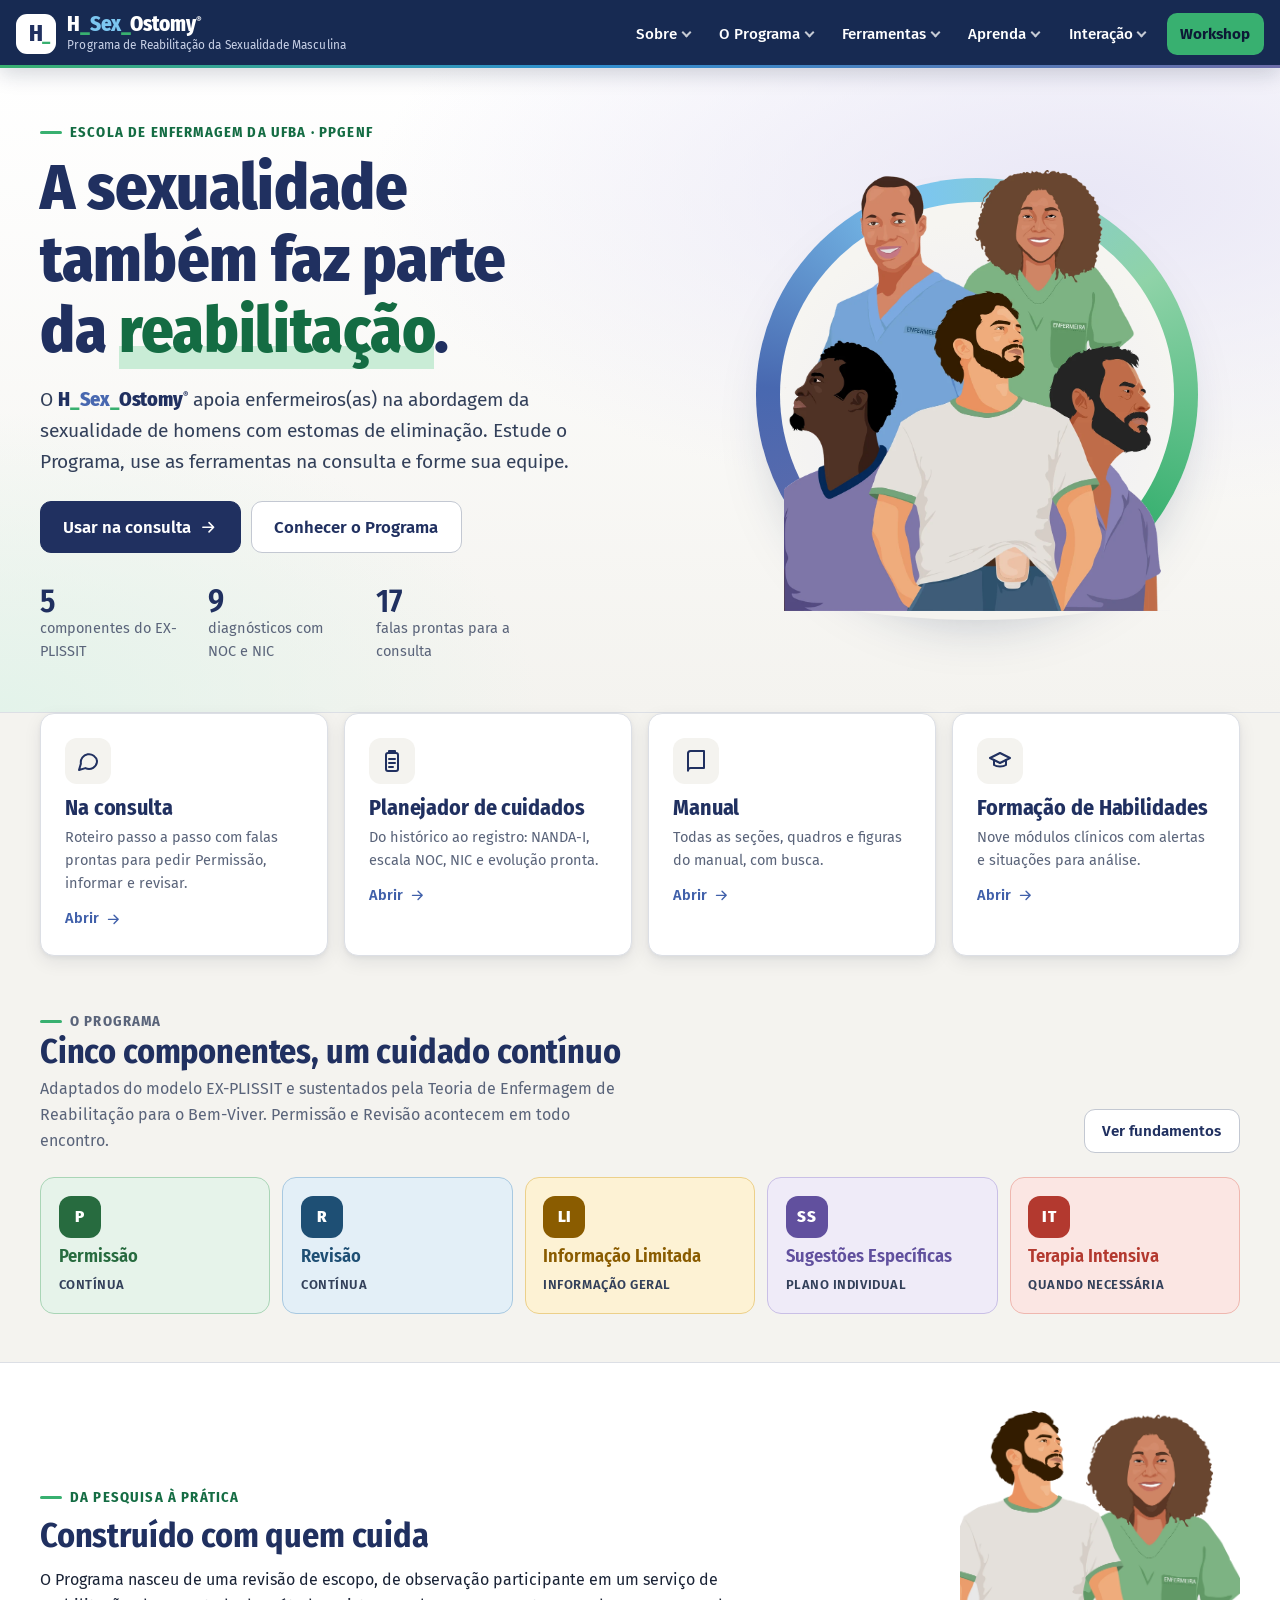
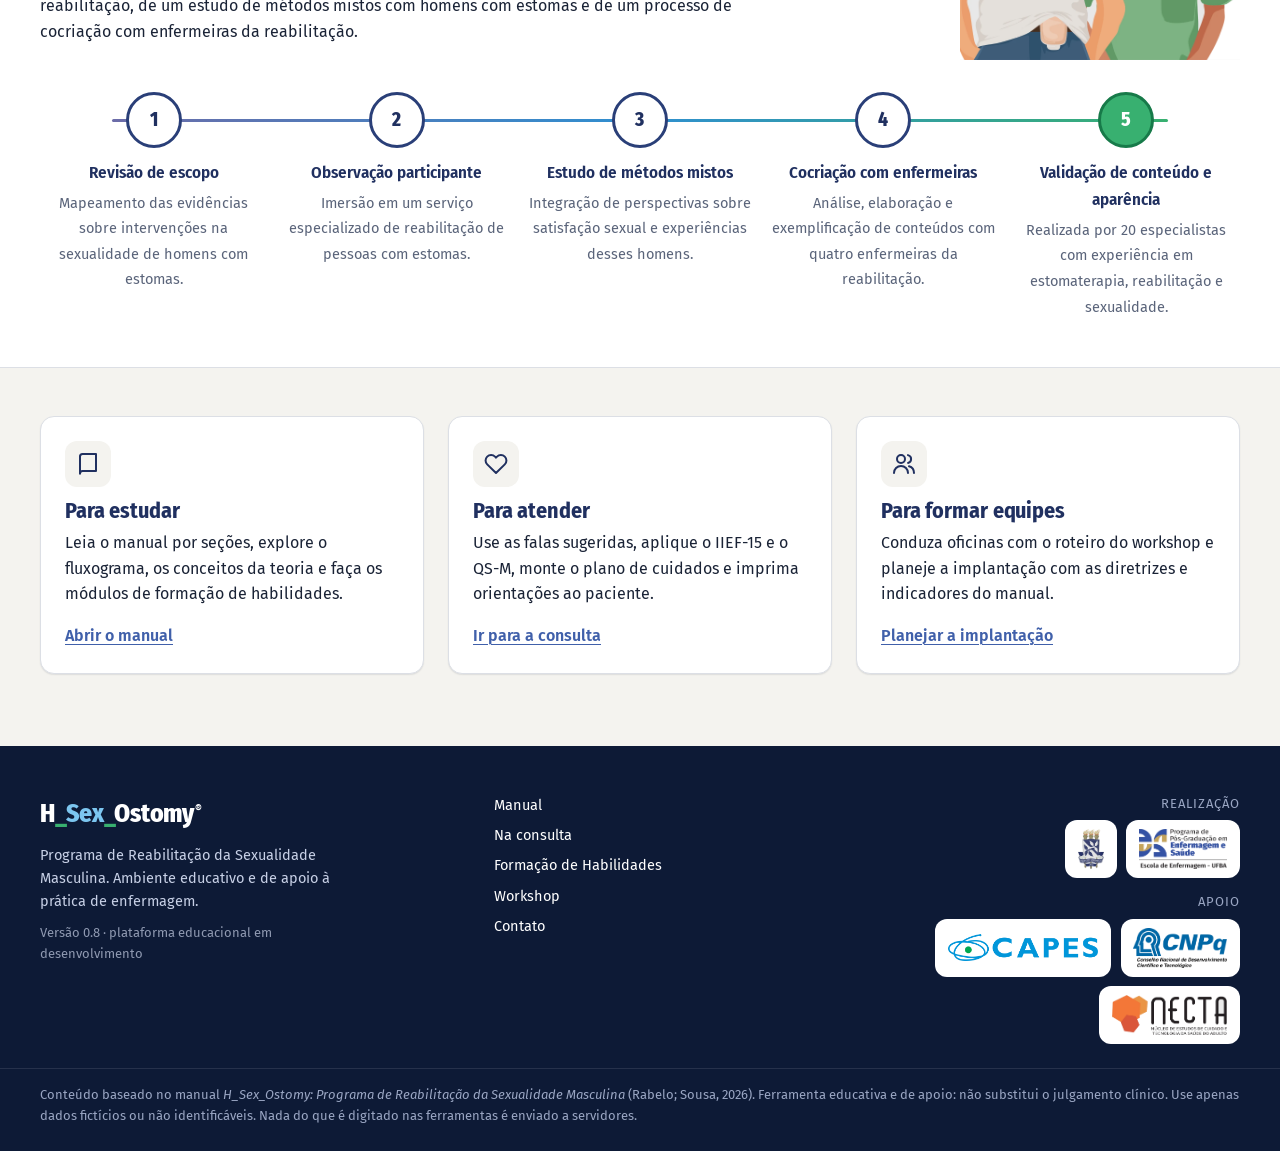
<file: index.html>
<!doctype html>
<html lang="pt-BR">
<head>
<meta charset="utf-8">
<meta name="viewport" content="width=device-width, initial-scale=1">
<title>H_Sex_Ostomy® Digital · Programa de Reabilitação da Sexualidade Masculina</title>
<meta name="description" content="Plataforma educacional do H_Sex_Ostomy: programa de enfermagem para a abordagem da sexualidade de homens com estomas de eliminação. Manual, ferramentas de consulta, capacitação e workshop.">
<meta name="theme-color" content="#172a52">
<link rel="icon" href="assets/img/favicon.svg" type="image/svg+xml">
<link rel="manifest" href="manifest.webmanifest">
<meta property="og:title" content="H_Sex_Ostomy Digital">
<meta property="og:description" content="Programa de Reabilitação da Sexualidade Masculina: manual, ferramentas e formação para enfermeiros(as).">
<meta property="og:image" content="assets/img/capa.webp">
<link rel="preload" href="assets/fonts/fira-sans-latin-400-normal.woff2" as="font" type="font/woff2" crossorigin>
<link rel="preload" href="assets/fonts/fira-sans-condensed-latin-700-normal.woff2" as="font" type="font/woff2" crossorigin>
<link rel="stylesheet" href="styles/tokens.css?v=14">
<link rel="stylesheet" href="styles/base.css?v=14">
<link rel="stylesheet" href="styles/layout.css?v=14">
<link rel="stylesheet" href="styles/components.css?v=14">
<link rel="stylesheet" href="styles/figures.css?v=14">
<link rel="stylesheet" href="styles/pages.css?v=14">
<link rel="stylesheet" href="styles/workshop.css?v=14">
<link rel="stylesheet" href="styles/print.css?v=14" media="print">
<script src="assets/vendor/qrcode.js" defer></script>
<script type="module" src="src/main.js?v=15"></script>
</head>
<body>
<a class="skip-link" href="#conteudo">Pular para o conteúdo</a>

<header class="site-header" id="topo">
  <div class="header-inner">
    <a class="brand" href="#inicio" aria-label="H_Sex_Ostomy Digital, página inicial">
      <span class="brand-mark" aria-hidden="true">H<i>_</i></span>
      <span class="brand-text">
        <span class="wordmark">H<i>_</i><b>Sex</b><i>_</i>Ostomy</span>
        <small>Programa de Reabilitação da Sexualidade Masculina</small>
      </span>
    </a>

    <nav class="main-nav" aria-label="Navegação principal">
      <ul class="nav-list" id="nav-list">
        <li class="nav-item">
          <button class="nav-trigger" aria-expanded="false" aria-controls="menu-sobre" data-menu>Sobre</button>
          <ul class="nav-menu" id="menu-sobre">
            <li><a href="#sobre"><strong>O projeto</strong><span>Apresentação, missão e valores</span></a></li>
            <li><a href="#equipe"><strong>Equipe e ficha técnica</strong><span>Autoria e instituições</span></a></li>
            <li><a href="#contato"><strong>Contato</strong><span>Fale com a equipe</span></a></li>
          </ul>
        </li>
        <li class="nav-item">
          <button class="nav-trigger" aria-expanded="false" aria-controls="menu-programa" data-menu>O Programa</button>
          <ul class="nav-menu" id="menu-programa">
            <li><a href="#programa"><strong>Componentes</strong><span>Os cinco níveis do cuidado</span></a></li>
            <li><a href="#fundamentos"><strong>Fundamentos</strong><span>Bem-Viver e EX-PLISSIT</span></a></li>
            <li><a href="#fluxograma"><strong>Fluxograma</strong><span>Figura 3 interativa</span></a></li>
            <li><a href="#manual"><strong>Manual</strong><span>Leitura por seções</span></a></li>
            <li><a href="#sintese"><strong>Síntese de bolso</strong><span>O Programa em uma página</span></a></li>
          </ul>
        </li>
        <li class="nav-item">
          <button class="nav-trigger" aria-expanded="false" aria-controls="menu-ferramentas" data-menu>Ferramentas</button>
          <ul class="nav-menu" id="menu-ferramentas">
            <li><a href="#consulta"><strong>Na consulta</strong><span>Roteiro e falas prontas</span></a></li>
            <li><a href="#orientacoes"><strong>Orientações ao paciente</strong><span>Dicas para imprimir</span></a></li>
            <li><a href="#calculadoras"><strong>Calculadoras</strong><span>IIEF-15 e QS-M</span></a></li>
            <li><a href="#planejador"><strong>Planejador de cuidados</strong><span>NANDA-I, NOC, NIC e evolução</span></a></li>
            <li><a href="#encaminhamento"><strong>Encaminhamento e rede</strong><span>Terapia Intensiva</span></a></li>
            <li><a href="#implantacao"><strong>Implantação</strong><span>Diretrizes e indicadores</span></a></li>
          </ul>
        </li>
        <li class="nav-item">
          <button class="nav-trigger" aria-expanded="false" aria-controls="menu-aprenda" data-menu>Aprenda</button>
          <ul class="nav-menu" id="menu-aprenda">
            <li><a href="#capacitacao"><strong>Formação de Habilidades</strong><span>Nove módulos clínicos</span></a></li>
            <li><a href="#casos"><strong>Simulação clínica</strong><span>Casos que mudam com suas escolhas</span></a></li>
            <li><a href="#mitos"><strong>Mito ou fato</strong><span>Teste rápido</span></a></li>
          </ul>
        </li>
        <li class="nav-item">
          <button class="nav-trigger" aria-expanded="false" aria-controls="menu-interacao" data-menu>Interação</button>
          <ul class="nav-menu" id="menu-interacao">
            <li><a href="#eventos"><strong>Registros de eventos</strong><span>Encontros realizados pelo grupo</span></a></li>
            <li><a href="#noticias"><strong>Notícias</strong><span>Novidades e avisos</span></a></li>
            <li><a href="#documentos"><strong>Documentos</strong><span>Arquivos para baixar</span></a></li>
          </ul>
        </li>
        <li class="nav-item nav-cta"><a class="nav-workshop" href="#workshop">Workshop</a></li>
      </ul>
    </nav>

    <button class="menu-toggle" id="menu-toggle" aria-expanded="false" aria-controls="nav-list">
      <span class="menu-icon" aria-hidden="true"><i></i><i></i><i></i></span><span class="menu-label">Menu</span>
    </button>
  </div>
</header>

<main id="conteudo" tabindex="-1">
  <div id="app" class="app" aria-live="off">
    <div class="loading" role="status"><span class="spinner" aria-hidden="true"></span>Carregando…</div>
  </div>
  <noscript>
    <div class="container noscript">
      <h1>H_Sex_Ostomy Digital</h1>
      <p>Para usar as ferramentas, a formação de habilidades e o workshop, habilite o JavaScript no navegador.</p>
    </div>
  </noscript>
</main>

<footer class="site-footer">
  <div class="footer-inner">
    <div class="footer-brand">
      <span class="wordmark wordmark-light">H<i>_</i><b>Sex</b><i>_</i>Ostomy</span>
      <p>Programa de Reabilitação da Sexualidade Masculina. Ambiente educativo e de apoio à prática de enfermagem.</p>
      <p class="footer-version" id="footer-version"></p>
    </div>
    <nav class="footer-nav" aria-label="Rodapé">
      <a href="#manual">Manual</a>
      <a href="#consulta">Na consulta</a>
      <a href="#capacitacao">Formação de Habilidades</a>
      <a href="#workshop">Workshop</a>
      <a href="#contato">Contato</a>
    </nav>
    <div class="footer-logos" id="footer-logos"></div>
  </div>
  <div class="footer-legal">
    <p>Conteúdo baseado no manual <em>H_Sex_Ostomy: Programa de Reabilitação da Sexualidade Masculina</em> (Rabelo; Sousa, 2026). Ferramenta educativa e de apoio: não substitui o julgamento clínico. Use apenas dados fictícios ou não identificáveis. Nada do que é digitado aqui é enviado a servidores.</p>
  </div>
</footer>

<div class="toast" id="toast" role="status" aria-live="polite"></div>
</body>
</html>
</file>
<file: styles/tokens.css>
/* ==========================================================
   H_Sex_Ostomy Digital · Tokens de design
   Identidade derivada do manual: tipografia Fira Sans,
   azul-marinho do título, azul do "Sex", verde dos sublinhados,
   anel violeta da capa e cores dos componentes (Apêndice A).
   ========================================================== */

@font-face { font-family: "Fira Sans"; font-style: normal; font-weight: 400; font-display: swap; src: url("../assets/fonts/fira-sans-latin-400-normal.woff2") format("woff2"); }
@font-face { font-family: "Fira Sans"; font-style: italic; font-weight: 400; font-display: swap; src: url("../assets/fonts/fira-sans-latin-400-italic.woff2") format("woff2"); }
@font-face { font-family: "Fira Sans"; font-style: normal; font-weight: 500; font-display: swap; src: url("../assets/fonts/fira-sans-latin-500-normal.woff2") format("woff2"); }
@font-face { font-family: "Fira Sans"; font-style: normal; font-weight: 600; font-display: swap; src: url("../assets/fonts/fira-sans-latin-600-normal.woff2") format("woff2"); }
@font-face { font-family: "Fira Sans"; font-style: normal; font-weight: 700; font-display: swap; src: url("../assets/fonts/fira-sans-latin-700-normal.woff2") format("woff2"); }
@font-face { font-family: "Fira Sans Condensed"; font-style: normal; font-weight: 500; font-display: swap; src: url("../assets/fonts/fira-sans-condensed-latin-500-normal.woff2") format("woff2"); }
@font-face { font-family: "Fira Sans Condensed"; font-style: normal; font-weight: 600; font-display: swap; src: url("../assets/fonts/fira-sans-condensed-latin-600-normal.woff2") format("woff2"); }
@font-face { font-family: "Fira Sans Condensed"; font-style: normal; font-weight: 700; font-display: swap; src: url("../assets/fonts/fira-sans-condensed-latin-700-normal.woff2") format("woff2"); }
@font-face { font-family: "Fira Sans Condensed"; font-style: normal; font-weight: 800; font-display: swap; src: url("../assets/fonts/fira-sans-condensed-latin-800-normal.woff2") format("woff2"); }

:root {
  /* Marca */
  --navy-950: #0d1a36;
  --navy-900: #172a52;
  --navy-800: #203060;
  --navy-700: #2a3f78;
  --navy-600: #3a5191;
  --blue-600: #4060aa;
  --blue-500: #4868b0;
  --sky-500: #2f8fd0;
  --sky-300: #7cc6f0;
  --sky-100: #e4f3fc;
  --green-800: #0f5c38;
  --green-700: #146c43;
  --green-600: #177a49;
  --green-500: #38b070;
  --green-300: #8fd3a8;
  --green-100: #e2f4e8;
  --violet-700: #4b4a8c;
  --violet-500: #6c6ca8;
  --violet-300: #aeacd8;
  --violet-100: #eeedf8;
  --coral-600: #c0453a;

  /* Componentes do programa (Apêndice A) */
  --p: #276b3f;      --p-bg: #e6f3ea;   --p-line: #a9d5b6;
  --r: #1e4f74;      --r-bg: #e3eff7;   --r-line: #a8c9e1;
  --li: #8a5c00;     --li-bg: #fdf2d4;  --li-line: #ecd08a;
  --ss: #61509e;     --ss-bg: #efebf8;  --ss-line: #c9bfe6;
  --it: #b3392f;     --it-bg: #fbe6e3;  --it-line: #efb7af;

  /* Superfícies e texto */
  --paper: #f4f3ef;
  --paper-2: #ecebe5;
  --surface: #ffffff;
  --surface-2: #f8f8f6;
  --line: #dcdfe5;
  --line-strong: #c3c8d2;
  --ink: #1a2336;
  --ink-2: #33405a;
  --muted: #5a647a;
  --on-dark: #ffffff;
  --on-dark-muted: #c7d0e6;

  /* Estado */
  --ok: #1d8a55;
  --warn: #8a5c00;
  --danger: #b3392f;
  --focus: #2f8fd0;

  /* Tipografia */
  --font-body: "Fira Sans", system-ui, -apple-system, "Segoe UI", Roboto, sans-serif;
  --font-display: "Fira Sans Condensed", "Fira Sans", "Arial Narrow", system-ui, sans-serif;
  --fs-xs: .8125rem;
  --fs-sm: .9063rem;
  --fs-md: 1rem;
  --fs-lg: 1.125rem;
  --fs-xl: 1.375rem;
  --fs-2xl: clamp(1.6rem, 1.2rem + 1.4vw, 2.125rem);
  --fs-3xl: clamp(2rem, 1.4rem + 2.4vw, 3rem);
  --fs-4xl: clamp(2.4rem, 1.5rem + 3.6vw, 4rem);
  --lh: 1.6;

  /* Espaços e formas */
  --sp-1: .25rem; --sp-2: .5rem; --sp-3: .75rem; --sp-4: 1rem; --sp-5: 1.5rem; --sp-6: 2rem; --sp-7: 3rem; --sp-8: 4.5rem;
  --radius-sm: 8px;
  --radius: 14px;
  --radius-lg: 22px;
  --radius-pill: 999px;
  --shadow-1: 0 1px 2px rgba(16, 28, 56, .06), 0 1px 1px rgba(16, 28, 56, .04);
  --shadow-2: 0 6px 18px rgba(16, 28, 56, .08), 0 2px 4px rgba(16, 28, 56, .05);
  --shadow-3: 0 18px 40px rgba(16, 28, 56, .14);
  --container: 1200px;
  --header-h: 68px;
  --ease: cubic-bezier(.2, .7, .2, 1);
}
</file>
<file: styles/base.css>
/* Base: reset, tipografia, foco e utilitários */
*, *::before, *::after { box-sizing: border-box; }
html { -webkit-text-size-adjust: 100%; scroll-padding-top: calc(var(--header-h) + 16px); }
body {
  margin: 0; font-family: var(--font-body); font-size: var(--fs-md); line-height: var(--lh);
  color: var(--ink); background: var(--paper); text-rendering: optimizeLegibility;
  -webkit-font-smoothing: antialiased; display: flex; flex-direction: column; min-height: 100vh;
}
main { flex: 1; outline: none; }
img, svg { max-width: 100%; height: auto; display: block; }
button, input, select, textarea { font: inherit; color: inherit; }
button { cursor: pointer; }
a { color: var(--blue-600); text-underline-offset: .18em; text-decoration-thickness: 1px; }
a:hover { color: var(--navy-800); }
p { margin: 0 0 var(--sp-4); }
ul, ol { margin: 0 0 var(--sp-4); padding-left: 1.25rem; }
li + li { margin-top: .35rem; }
h1, h2, h3, h4 { font-family: var(--font-display); color: var(--navy-800); line-height: 1.12; margin: 0 0 var(--sp-3); letter-spacing: -.005em; font-weight: 700; }
h1 { font-size: var(--fs-3xl); font-weight: 800; }
h2 { font-size: var(--fs-2xl); }
h3 { font-size: var(--fs-xl); }
h4 { font-size: var(--fs-lg); }
strong, b { font-weight: 600; }
em { font-style: italic; }
hr { border: 0; border-top: 1px solid var(--line); margin: var(--sp-6) 0; }
small { font-size: var(--fs-sm); }
blockquote { margin: 0; }
table { border-collapse: collapse; width: 100%; }
fieldset { border: 0; padding: 0; margin: 0; min-width: 0; }
legend { padding: 0; }
[hidden] { display: none !important; }

:focus-visible { outline: 3px solid var(--focus); outline-offset: 2px; border-radius: 4px; }
::selection { background: #cfe6f7; }

.skip-link {
  position: absolute; left: 12px; top: -60px; z-index: 1000; background: var(--navy-900); color: #fff;
  padding: .7rem 1rem; border-radius: var(--radius-sm); font-weight: 600; text-decoration: none; transition: top .2s;
}
.skip-link:focus { top: 12px; color: #fff; }

.sr-only { position: absolute !important; width: 1px; height: 1px; padding: 0; margin: -1px; overflow: hidden; clip: rect(0 0 0 0); white-space: nowrap; border: 0; }
.muted { color: var(--muted); }
.small { font-size: var(--fs-sm); }
.xs { font-size: var(--fs-xs); }
.center { text-align: center; }
.nowrap { white-space: nowrap; }
.stack > * + * { margin-top: var(--sp-4); }
.stack-lg > * + * { margin-top: var(--sp-6); }

/* Marca tipográfica do manual: H_Sex_Ostomy */
.wordmark { font-family: var(--font-display); font-weight: 800; color: var(--navy-800); letter-spacing: -.01em; white-space: nowrap; }
.wordmark i { font-style: normal; color: var(--green-500); }
.wordmark b { font-weight: 800; color: var(--blue-500); }
.wordmark-light { color: #fff; }
/* Marca registrada após o nome (em todas as aplicações do logotipo) */
.wordmark::after { content: "®"; font-family: var(--font-body, inherit); font-weight: 600; font-size: .42em; line-height: 0; vertical-align: super; margin-left: .06em; }
.wordmark-light b { color: var(--sky-300); }

/* Título de seção no estilo do manual: texto com traço verde abaixo */
.kicker {
  display: inline-flex; align-items: center; gap: .5rem; font-family: var(--font-display); font-weight: 700;
  font-size: var(--fs-sm); letter-spacing: .08em; text-transform: uppercase; color: var(--green-700); margin-bottom: var(--sp-2);
}
.kicker::before { content: ""; width: 22px; height: 3px; border-radius: 3px; background: var(--green-500); }

.loading { display: flex; gap: .75rem; align-items: center; justify-content: center; padding: 6rem 1rem; color: var(--muted); }
.spinner { width: 22px; height: 22px; border-radius: 50%; border: 3px solid var(--line); border-top-color: var(--green-500); animation: spin 1s linear infinite; }
@keyframes spin { to { transform: rotate(360deg); } }

@media (prefers-reduced-motion: reduce) {
  *, *::before, *::after { animation-duration: .01ms !important; animation-iteration-count: 1 !important; transition-duration: .01ms !important; scroll-behavior: auto !important; }
}

.icon { width: 1.15em; height: 1.15em; flex: none; display: inline-block; vertical-align: -.2em; }
.btn .icon { width: 1.1em; height: 1.1em; }
h1[tabindex="-1"]:focus, h2[tabindex="-1"]:focus { outline: none; }
</file>
<file: styles/layout.css>
/* Layout: cabeçalho, navegação, página, grades e rodapé */
.container { width: min(100% - 2.5rem, var(--container)); margin-inline: auto; }
.container-narrow { width: min(100% - 2.5rem, 820px); margin-inline: auto; }

/* ---------- Cabeçalho ---------- */
.site-header {
  position: sticky; top: 0; z-index: 50; background: var(--navy-900); color: #fff;
  box-shadow: 0 1px 0 rgba(255,255,255,.06), 0 6px 20px rgba(13,26,54,.18);
}
.site-header::after { content: ""; position: absolute; left: 0; right: 0; bottom: 0; height: 3px; background: linear-gradient(90deg, var(--green-500), var(--sky-500) 45%, var(--violet-500)); }
.header-inner { width: min(100% - 2rem, 1320px); margin-inline: auto; height: var(--header-h); display: flex; align-items: center; gap: var(--sp-4); }
.brand { display: flex; align-items: center; gap: .7rem; color: #fff; text-decoration: none; min-width: 0; margin-right: auto; }
.brand:hover { color: #fff; }
.brand-mark {
  flex: none; width: 40px; height: 40px; border-radius: 11px; display: grid; place-items: center; background: #fff;
  color: var(--navy-800); font-family: var(--font-display); font-weight: 800; font-size: 1.45rem; line-height: 1; position: relative;
}
.brand-mark i { font-style: normal; color: var(--green-500); position: absolute; right: 6px; bottom: 9px; font-size: 1.1rem; }
.brand-text { display: flex; flex-direction: column; min-width: 0; }
.brand .wordmark { color: #fff; font-size: 1.32rem; line-height: 1.05; }
.brand .wordmark b { color: var(--sky-300); }
.brand small { color: var(--on-dark-muted); font-size: .74rem; letter-spacing: .01em; white-space: nowrap; overflow: hidden; text-overflow: ellipsis; }

.main-nav { display: flex; }
.nav-list { list-style: none; display: flex; align-items: center; gap: .15rem; margin: 0; padding: 0; }
.nav-list > li { margin: 0; position: relative; }
.nav-trigger, .nav-workshop {
  display: inline-flex; align-items: center; gap: .35rem; height: 42px; padding: 0 .85rem; border: 0; border-radius: 10px;
  background: transparent; color: #fff; font-weight: 500; font-size: .95rem; text-decoration: none; white-space: nowrap;
}
.nav-trigger::after { content: ""; width: 7px; height: 7px; border-right: 2px solid currentColor; border-bottom: 2px solid currentColor; transform: translateY(-2px) rotate(45deg); opacity: .75; transition: transform .2s; }
.nav-trigger[aria-expanded="true"]::after { transform: translateY(2px) rotate(-135deg); }
.nav-trigger:hover, .nav-trigger[aria-expanded="true"], .nav-item.is-current > .nav-trigger { background: rgba(255,255,255,.1); }
.nav-item.is-current > .nav-trigger { box-shadow: inset 0 -3px 0 var(--green-500); }
.nav-workshop { background: var(--green-500); color: var(--navy-950); font-weight: 700; margin-left: .35rem; }
.nav-workshop:hover { background: #4cc283; color: var(--navy-950); }
.nav-workshop[aria-current="page"] { background: #fff; color: var(--navy-900); box-shadow: inset 0 -3px 0 var(--green-500); }

.nav-menu {
  position: absolute; top: calc(100% + 10px); left: 50%; transform: translateX(-50%) translateY(-4px); min-width: 280px; list-style: none; margin: 0;
  padding: .5rem; background: #fff; color: var(--ink); border-radius: var(--radius); box-shadow: var(--shadow-3); border: 1px solid var(--line);
  opacity: 0; visibility: hidden; transition: opacity .16s var(--ease), transform .16s var(--ease), visibility .16s;
}
.nav-menu::before { content: ""; position: absolute; top: -6px; left: 50%; width: 12px; height: 12px; background: #fff; border-left: 1px solid var(--line); border-top: 1px solid var(--line); transform: translateX(-50%) rotate(45deg); }
.nav-trigger[aria-expanded="true"] + .nav-menu { opacity: 1; visibility: visible; transform: translateX(-50%) translateY(0); transition: opacity .16s var(--ease), transform .16s var(--ease), visibility 0s; }
.nav-menu li { margin: 0; }
.nav-menu a { display: flex; flex-direction: column; gap: .05rem; padding: .6rem .8rem; border-radius: 10px; text-decoration: none; color: var(--ink); }
.nav-menu a strong { font-weight: 600; color: var(--navy-800); }
.nav-menu a span { font-size: var(--fs-xs); color: var(--muted); }
.nav-menu a:hover, .nav-menu a:focus-visible { background: var(--paper); }
.nav-menu a[aria-current="page"] { background: var(--green-100); }
.nav-menu a[aria-current="page"] strong { color: var(--green-800); }

.menu-toggle { display: none; align-items: center; gap: .5rem; height: 42px; padding: 0 .9rem; border-radius: 10px; border: 1px solid rgba(255,255,255,.25); background: transparent; color: #fff; font-weight: 600; }
.menu-icon { display: grid; gap: 4px; width: 18px; }
.menu-icon i { display: block; height: 2px; background: currentColor; border-radius: 2px; transition: transform .2s, opacity .2s; }
.menu-toggle[aria-expanded="true"] .menu-icon i:nth-child(1) { transform: translateY(6px) rotate(45deg); }
.menu-toggle[aria-expanded="true"] .menu-icon i:nth-child(2) { opacity: 0; }
.menu-toggle[aria-expanded="true"] .menu-icon i:nth-child(3) { transform: translateY(-6px) rotate(-45deg); }

@media (max-width: 1080px) {
  .brand small { display: none; }
}
@media (max-width: 960px) {
  .menu-toggle { display: inline-flex; }
  .main-nav { position: fixed; inset: var(--header-h) 0 0 0; background: var(--navy-900); overflow-y: auto; display: none; padding: 1rem 1rem 3rem; }
  .main-nav.is-open { display: block; }
  .nav-list { flex-direction: column; align-items: stretch; gap: .25rem; }
  .nav-trigger, .nav-workshop { width: 100%; justify-content: space-between; height: 52px; font-size: 1.05rem; padding: 0 1rem; }
  .nav-workshop { justify-content: center; margin: .75rem 0 0; }
  .nav-menu { position: static; transform: none; opacity: 1; visibility: visible; display: none; box-shadow: none; border: 0; margin: .25rem 0 .5rem; min-width: 0; }
  .nav-menu::before { display: none; }
  .nav-trigger[aria-expanded="true"] + .nav-menu { display: block; transform: none; }
  body.nav-open { overflow: hidden; }
}

/* ---------- Página ---------- */
.app { min-height: 60vh; }
.page { padding-bottom: var(--sp-8); animation: page-in .28s var(--ease); }
@keyframes page-in { from { opacity: 0; transform: translateY(6px); } to { opacity: 1; transform: none; } }

.page-head { background: linear-gradient(180deg, #fff 0%, var(--paper) 100%); border-bottom: 1px solid var(--line); padding: var(--sp-6) 0 var(--sp-6); margin-bottom: var(--sp-6); position: relative; overflow: hidden; }
.page-head::after { content: ""; position: absolute; right: -120px; top: -160px; width: 420px; height: 420px; border-radius: 50%; border: 26px solid transparent; background: linear-gradient(var(--paper), var(--paper)) padding-box, conic-gradient(from 200deg, var(--violet-300), var(--sky-300), var(--green-300), var(--violet-300)) border-box; opacity: .35; pointer-events: none; }
.page-head .container { position: relative; z-index: 1; }
.page-head h1 { margin-bottom: var(--sp-3); max-width: 22ch; }
.page-head .lead { font-size: var(--fs-lg); color: var(--ink-2); max-width: 68ch; margin: 0; }
.page-head .head-actions { display: flex; flex-wrap: wrap; gap: .6rem; margin-top: var(--sp-5); }

.breadcrumb { display: flex; flex-wrap: wrap; gap: .4rem; list-style: none; padding: 0; margin: 0 0 var(--sp-3); font-size: var(--fs-sm); color: var(--muted); }
.breadcrumb li { margin: 0; display: flex; align-items: center; gap: .4rem; }
.breadcrumb li + li::before { content: "/"; color: var(--line-strong); }
.breadcrumb a { color: var(--muted); text-decoration: none; }
.breadcrumb a:hover { color: var(--navy-800); text-decoration: underline; }

.section { margin-top: var(--sp-7); }
.section:first-child { margin-top: 0; }
.section-head { display: flex; flex-wrap: wrap; justify-content: space-between; align-items: flex-end; gap: var(--sp-4); margin-bottom: var(--sp-5); }
.section-head h2 { margin: 0; }
.section-head p { margin: .35rem 0 0; color: var(--muted); max-width: 64ch; }

.grid { display: grid; gap: var(--sp-5); }
.grid-2 { grid-template-columns: repeat(2, minmax(0, 1fr)); }
.grid-3 { grid-template-columns: repeat(3, minmax(0, 1fr)); }
.grid-4 { grid-template-columns: repeat(4, minmax(0, 1fr)); }
.grid-auto { grid-template-columns: repeat(auto-fill, minmax(260px, 1fr)); }
@media (max-width: 980px) { .grid-3, .grid-4 { grid-template-columns: repeat(2, minmax(0, 1fr)); } }
@media (max-width: 680px) { .grid-2, .grid-3, .grid-4 { grid-template-columns: 1fr; } }

.split { display: grid; grid-template-columns: minmax(0, 1fr) minmax(0, 1fr); gap: var(--sp-7); align-items: center; }
@media (max-width: 900px) { .split { grid-template-columns: 1fr; gap: var(--sp-5); } }

/* Layout com barra lateral (manual, consulta) */
.with-sidebar { display: grid; grid-template-columns: 290px minmax(0, 1fr); gap: var(--sp-6); align-items: start; }
.sidebar { position: sticky; top: calc(var(--header-h) + 18px); max-height: calc(100vh - var(--header-h) - 36px); overflow: auto; }
@media (max-width: 960px) {
  .with-sidebar { grid-template-columns: 1fr; }
  .sidebar { position: static; max-height: none; }
}

/* ---------- Rodapé ---------- */
.site-footer { background: var(--navy-950); color: var(--on-dark-muted); margin-top: auto; }
.footer-inner { width: min(100% - 2.5rem, var(--container)); margin-inline: auto; padding: var(--sp-7) 0 var(--sp-5); display: grid; grid-template-columns: 1.3fr .8fr 1.4fr; gap: var(--sp-6); align-items: start; }
.footer-brand .wordmark { font-size: 1.6rem; }
.footer-brand p { margin: .6rem 0 0; max-width: 40ch; font-size: var(--fs-sm); }
.footer-version { opacity: .7; font-size: var(--fs-xs) !important; }
.footer-nav { display: grid; gap: .45rem; }
.footer-nav a { color: #fff; text-decoration: none; font-size: var(--fs-sm); }
.footer-nav a:hover { text-decoration: underline; color: #fff; }
.footer-logos { display: grid; gap: .9rem; justify-items: end; }
.logo-group p { margin: 0 0 .35rem; font-size: var(--fs-xs); text-transform: uppercase; letter-spacing: .08em; color: #9aa6c3; text-align: right; }
.logo-group > div { display: flex; flex-wrap: wrap; gap: .6rem; justify-content: flex-end; }
.logo-group a, .logo-group > div > span { background: #fff; border-radius: 12px; padding: .5rem .8rem; display: grid; place-items: center; height: 58px; }
.logo-group img { max-height: 40px; max-width: 150px; width: auto; }
.logo-text { font-family: var(--font-display); font-weight: 700; color: var(--navy-800); font-size: .85rem; line-height: 1.15; max-width: 150px; text-align: center; }
.footer-legal { border-top: 1px solid rgba(255,255,255,.1); }
.footer-legal p { width: min(100% - 2.5rem, var(--container)); margin: 0 auto; padding: var(--sp-4) 0 var(--sp-5); font-size: var(--fs-xs); color: #9aa6c3; }
@media (max-width: 860px) { .footer-inner { grid-template-columns: 1fr; } .footer-logos, .logo-group > div { justify-items: start; justify-content: flex-start; } .logo-group p { text-align: left; } }

.noscript { padding: 4rem 0; }
.with-sidebar > *, .manual-main, .reader, .reader-body, .figure, .figure-quadro { min-width: 0; }

.page-head.has-art { min-height: 300px; }
.page-head.has-art .container > * { max-width: min(62%, 720px); }
.head-art { position: absolute; right: max(1rem, calc((100vw - var(--container)) / 2 - 40px)); bottom: 0; height: 92%; max-height: 300px; width: auto; max-width: 44%; object-fit: contain; object-position: right bottom; z-index: 0; pointer-events: none; }
@media (max-width: 900px) { .head-art { display: none; } .page-head.has-art { min-height: 0; } .page-head.has-art .container > * { max-width: none; } }
.page-head.has-art::after { display: none; }
.head-art.head-art-larga { max-width: min(34%, 460px); }
.head-art.head-art-espelho { transform: scaleX(-1); }
</file>
<file: styles/components.css>
/* Componentes reutilizáveis */

/* ---------- Botões ---------- */
.btn {
  display: inline-flex; align-items: center; justify-content: center; gap: .5rem; min-height: 44px; padding: .55rem 1.1rem;
  border-radius: 11px; border: 1.5px solid var(--line-strong); background: #fff; color: var(--navy-800); font-weight: 600;
  font-size: .95rem; text-decoration: none; line-height: 1.2; transition: background .15s, border-color .15s, color .15s, transform .1s, box-shadow .15s;
}
.btn:hover { border-color: var(--navy-700); color: var(--navy-900); }
.btn:active { transform: translateY(1px); }
.btn[disabled], .btn[aria-disabled="true"] { opacity: .45; pointer-events: none; }
.btn-primary { background: var(--navy-800); border-color: var(--navy-800); color: #fff; }
.btn-primary:hover { background: var(--navy-900); border-color: var(--navy-900); color: #fff; }
.btn-green { background: var(--green-600); border-color: var(--green-600); color: #fff; }
.btn-green:hover { background: var(--green-700); border-color: var(--green-700); color: #fff; }
.btn-ghost { background: transparent; border-color: transparent; color: var(--blue-600); padding-inline: .6rem; }
.btn-ghost:hover { background: rgba(64,96,170,.08); border-color: transparent; }
.btn-light { background: rgba(255,255,255,.12); border-color: rgba(255,255,255,.3); color: #fff; }
.btn-light:hover { background: rgba(255,255,255,.2); color: #fff; border-color: #fff; }
.btn-sm { min-height: 36px; padding: .35rem .8rem; font-size: var(--fs-sm); border-radius: 9px; }
.btn-lg { min-height: 52px; padding: .75rem 1.4rem; font-size: 1.05rem; }
.btn .arrow { transition: transform .15s; }
.btn:hover .arrow { transform: translateX(3px); }
.btn-row { display: flex; flex-wrap: wrap; gap: .6rem; align-items: center; }

/* ---------- Cartões ---------- */
.card { background: var(--surface); border: 1px solid var(--line); border-radius: var(--radius); padding: var(--sp-5); box-shadow: var(--shadow-1); }
.card h3 { margin-bottom: .4rem; }
.card > :last-child { margin-bottom: 0; }
.card-link { display: block; text-decoration: none; color: inherit; transition: transform .15s var(--ease), box-shadow .15s, border-color .15s; position: relative; }
.card-link:hover { transform: translateY(-2px); box-shadow: var(--shadow-2); border-color: var(--line-strong); color: inherit; }
.card-link .go { display: inline-flex; gap: .35rem; align-items: center; margin-top: var(--sp-3); font-weight: 600; color: var(--blue-600); font-size: var(--fs-sm); }
.card-tint { background: var(--surface-2); }
.card-navy { background: var(--navy-900); color: var(--on-dark-muted); border-color: var(--navy-900); }
.card-navy h2, .card-navy h3 { color: #fff; }
.card-icon { width: 46px; height: 46px; border-radius: 12px; display: grid; place-items: center; margin-bottom: var(--sp-3); background: var(--paper); color: var(--navy-800); }
.card-icon svg { width: 24px; height: 24px; }

/* ---------- Componentes do programa: variantes de cor ---------- */
.c-p  { --c: var(--p);  --c-bg: var(--p-bg);  --c-line: var(--p-line); }
.c-r  { --c: var(--r);  --c-bg: var(--r-bg);  --c-line: var(--r-line); }
.c-li { --c: var(--li); --c-bg: var(--li-bg); --c-line: var(--li-line); }
.c-ss { --c: var(--ss); --c-bg: var(--ss-bg); --c-line: var(--ss-line); }
.c-it { --c: var(--it); --c-bg: var(--it-bg); --c-line: var(--it-line); }
.comp-badge { display: inline-grid; place-items: center; min-width: 42px; height: 42px; padding: 0 .5rem; border-radius: 12px; background: var(--c); color: #fff; font-family: var(--font-display); font-weight: 800; font-size: 1.05rem; letter-spacing: .02em; }
.comp-card { border-top: 5px solid var(--c); }
.comp-card .tag { background: var(--c-bg); color: var(--c); border-color: var(--c-line); }

/* ---------- Etiquetas ---------- */
.tag { display: inline-flex; align-items: center; gap: .3rem; padding: .18rem .6rem; border-radius: var(--radius-pill); font-size: var(--fs-xs); font-weight: 600; background: var(--paper); color: var(--ink-2); border: 1px solid var(--line); line-height: 1.5; white-space: nowrap; }
.tag-green { background: var(--green-100); color: var(--green-800); border-color: #bfe3cc; }
.tag-navy { background: #e6eaf4; color: var(--navy-800); border-color: #cbd3e8; }
.tag-violet { background: var(--violet-100); color: var(--violet-700); border-color: #d6d4ee; }
.tag-warn { background: var(--li-bg); color: var(--li); border-color: var(--li-line); }
.tag-page { font-variant-numeric: tabular-nums; }
.tags { display: flex; flex-wrap: wrap; gap: .35rem; }

/* ---------- Chamadas (como no manual) ---------- */
.callout { border-radius: var(--radius); padding: var(--sp-4) var(--sp-5); border: 1px solid var(--line); background: #fff; position: relative; }
.callout > :last-child { margin-bottom: 0; }
.callout-title { display: flex; align-items: center; gap: .5rem; font-family: var(--font-display); font-weight: 700; font-size: 1.02rem; color: var(--navy-800); margin-bottom: .35rem; }
.callout-title svg { width: 20px; height: 20px; flex: none; }
.callout-nota { background: #fff8e6; border-color: #f0dca8; }
.callout-nota .callout-title { color: #7a5200; }
.callout-teoria { background: var(--violet-100); border-color: #d6d4ee; }
.callout-teoria .callout-title { color: var(--violet-700); }
.callout-info { background: var(--sky-100); border-color: #bfdff3; }
.callout-info .callout-title { color: var(--r); }
.callout-alerta { background: var(--it-bg); border-color: var(--it-line); }
.callout-alerta .callout-title { color: var(--it); }
.callout-ok { background: var(--green-100); border-color: #bfe3cc; }
.callout-ok .callout-title { color: var(--green-800); }
.callout-manual { background: #fff; border-left: 5px solid var(--coral-600); }
.callout-manual .callout-title { color: var(--coral-600); }

.quote { border-left: 4px solid var(--green-500); padding: .4rem 0 .4rem 1.2rem; margin: var(--sp-5) 0; }
.quote p { font-family: var(--font-display); font-size: var(--fs-xl); font-weight: 600; color: var(--navy-800); line-height: 1.3; margin: 0 0 .4rem; }
.quote cite { font-style: normal; font-size: var(--fs-sm); color: var(--muted); }

/* ---------- Fala sugerida (copiar) ---------- */
.fala { background: #fff; border: 1px solid var(--line); border-left: 5px solid var(--c, var(--green-500)); border-radius: var(--radius); padding: var(--sp-4) var(--sp-5); display: grid; gap: .6rem; }
.fala-head { display: flex; align-items: center; justify-content: space-between; gap: .75rem; }
.fala-label { font-family: var(--font-display); font-weight: 700; color: var(--c, var(--green-700)); font-size: .95rem; text-transform: uppercase; letter-spacing: .04em; }
.fala blockquote { font-size: 1.06rem; color: var(--ink); line-height: 1.55; }
.fala blockquote::before { content: "“"; font-family: var(--font-display); color: var(--c, var(--green-500)); font-size: 2rem; line-height: 0; vertical-align: -.45rem; margin-right: .15rem; }
.fala-note { font-size: var(--fs-xs); color: var(--coral-600); }
.copy-btn { flex: none; display: inline-flex; align-items: center; gap: .35rem; border: 1px solid var(--line); background: var(--paper); border-radius: 8px; padding: .3rem .6rem; font-size: var(--fs-xs); font-weight: 600; color: var(--navy-800); }
.copy-btn:hover { background: #fff; border-color: var(--line-strong); }
.copy-btn svg { width: 14px; height: 14px; }

/* ---------- Tabelas ---------- */
.table-wrap { overflow-x: auto; border: 1px solid var(--line); border-radius: var(--radius); background: #fff; }
.table { min-width: 560px; font-size: var(--fs-sm); }
.table th, .table td { text-align: left; vertical-align: top; padding: .75rem .9rem; border-bottom: 1px solid var(--line); }
.table thead th { background: var(--navy-800); color: #fff; font-family: var(--font-display); font-weight: 700; font-size: .92rem; letter-spacing: .01em; }
.table tbody tr:last-child td { border-bottom: 0; }
.table tbody tr:nth-child(even) td { background: var(--surface-2); }
.table .group-row td { background: #e6eaf4 !important; font-family: var(--font-display); font-weight: 700; color: var(--navy-800); }
.table-caption { font-size: var(--fs-sm); color: var(--muted); margin: .6rem 0 0; }

/* ---------- Formulários ---------- */
.field { display: grid; gap: .35rem; }
.field label, .field .label { font-weight: 600; font-size: var(--fs-sm); color: var(--ink-2); }
.field .hint { font-size: var(--fs-xs); color: var(--muted); }
.input, .select, .textarea {
  width: 100%; min-height: 44px; padding: .55rem .8rem; border: 1.5px solid var(--line-strong); border-radius: 10px; background: #fff;
  transition: border-color .15s, box-shadow .15s;
}
.textarea { min-height: 96px; resize: vertical; line-height: 1.5; }
.input:focus, .select:focus, .textarea:focus { outline: none; border-color: var(--focus); box-shadow: 0 0 0 3px rgba(47,143,208,.2); }
.search { position: relative; }
.search svg { position: absolute; left: .8rem; top: 50%; transform: translateY(-50%); width: 18px; height: 18px; color: var(--muted); pointer-events: none; }
.search .input { padding-left: 2.4rem; }

.choice-grid { display: flex; flex-wrap: wrap; gap: .4rem; }
.choice { position: relative; }
.choice input { position: absolute; opacity: 0; width: 1px; height: 1px; }
.choice span { display: inline-flex; align-items: center; gap: .4rem; min-height: 38px; padding: .35rem .8rem; border-radius: var(--radius-pill); border: 1.5px solid var(--line-strong); background: #fff; font-size: var(--fs-sm); cursor: pointer; user-select: none; }
.choice input:checked + span { background: var(--navy-800); border-color: var(--navy-800); color: #fff; }
.choice input:focus-visible + span { outline: 3px solid var(--focus); outline-offset: 2px; }

.check-list { list-style: none; padding: 0; margin: 0; display: grid; gap: .35rem; }
.check-list li { margin: 0; }
.check { display: flex; gap: .65rem; align-items: flex-start; padding: .55rem .75rem; border-radius: 10px; border: 1px solid transparent; cursor: pointer; line-height: 1.45; }
.check:hover { background: var(--surface-2); border-color: var(--line); }
.check input { flex: none; width: 19px; height: 19px; margin-top: .12rem; accent-color: var(--green-600); }
.check.is-on { background: var(--green-100); border-color: #bfe3cc; }

/* ---------- Abas ---------- */
.tabs { display: flex; flex-wrap: wrap; gap: .35rem; border-bottom: 1px solid var(--line); margin-bottom: var(--sp-5); }
.tab { border: 0; background: transparent; padding: .7rem 1rem; border-bottom: 3px solid transparent; margin-bottom: -1px; font-weight: 600; color: var(--muted); border-radius: 8px 8px 0 0; }
.tab:hover { color: var(--navy-800); background: rgba(0,0,0,.02); }
.tab[aria-selected="true"] { color: var(--navy-900); border-bottom-color: var(--green-500); background: #fff; box-shadow: 0 -1px 0 var(--line) inset; }

.pills { display: flex; flex-wrap: wrap; gap: .4rem; }
.pill-btn { border: 1.5px solid var(--line-strong); background: #fff; border-radius: var(--radius-pill); padding: .4rem .9rem; font-weight: 600; font-size: var(--fs-sm); color: var(--ink-2); }
.pill-btn:hover { border-color: var(--navy-700); }
.pill-btn[aria-pressed="true"], .pill-btn[aria-selected="true"] { background: var(--c, var(--navy-800)); border-color: var(--c, var(--navy-800)); color: #fff; }

/* ---------- Acordeão ---------- */
.acc { border: 1px solid var(--line); border-radius: var(--radius); background: #fff; overflow: hidden; }
.acc + .acc { margin-top: .6rem; }
.acc > summary { list-style: none; display: flex; justify-content: space-between; align-items: center; gap: 1rem; padding: .95rem 1.1rem; cursor: pointer; font-weight: 600; color: var(--navy-800); }
.acc > summary::-webkit-details-marker { display: none; }
.acc > summary::after { content: ""; flex: none; width: 9px; height: 9px; border-right: 2px solid var(--muted); border-bottom: 2px solid var(--muted); transform: rotate(45deg); transition: transform .2s; margin-right: 4px; }
.acc[open] > summary::after { transform: rotate(-135deg); }
.acc > summary:hover { background: var(--surface-2); }
.acc-body { padding: 0 1.1rem 1.1rem; }

/* ---------- Etapas (stepper) ---------- */
.stepper { list-style: none; padding: 0; margin: 0 0 var(--sp-5); display: grid; grid-auto-flow: column; grid-auto-columns: minmax(0, 1fr); gap: .5rem; counter-reset: step; }
.stepper li { margin: 0; }
.step-btn { width: 100%; display: flex; align-items: center; gap: .6rem; text-align: left; padding: .7rem .8rem; border-radius: 12px; border: 1.5px solid var(--line); background: #fff; color: var(--muted); font-weight: 600; font-size: var(--fs-sm); }
.step-btn .n { flex: none; width: 28px; height: 28px; border-radius: 50%; display: grid; place-items: center; background: var(--paper-2); color: var(--ink-2); font-size: .85rem; }
.step-btn[aria-current="step"] { border-color: var(--navy-800); color: var(--navy-800); box-shadow: var(--shadow-1); }
.step-btn[aria-current="step"] .n { background: var(--navy-800); color: #fff; }
.step-btn.is-done .n { background: var(--green-500); color: #fff; }
@media (max-width: 760px) { .stepper { grid-auto-flow: row; grid-template-columns: 1fr 1fr; } }

/* ---------- Progresso ---------- */
.progress { height: 8px; border-radius: 99px; background: var(--paper-2); overflow: hidden; }
.progress > span { display: block; height: 100%; background: linear-gradient(90deg, var(--green-500), var(--sky-500)); border-radius: inherit; transition: width .3s var(--ease); }

/* ---------- Questões / quiz ---------- */
.quiz-q { font-weight: 600; color: var(--navy-800); margin-bottom: .6rem; }
.option { width: 100%; text-align: left; display: flex; gap: .75rem; align-items: flex-start; padding: .8rem 1rem; border: 1.5px solid var(--line-strong); border-radius: 12px; background: #fff; line-height: 1.45; transition: border-color .15s, background .15s; }
.option + .option { margin-top: .5rem; }
.option:hover { border-color: var(--navy-700); }
.option .mark { flex: none; width: 24px; height: 24px; border-radius: 50%; border: 2px solid var(--line-strong); display: grid; place-items: center; font-size: .8rem; font-weight: 700; margin-top: .05rem; }
.option.is-right { border-color: var(--green-600); background: var(--green-100); }
.option.is-right .mark { background: var(--green-600); border-color: var(--green-600); color: #fff; }
.option.is-wrong { border-color: var(--it); background: var(--it-bg); }
.option.is-wrong .mark { background: var(--it); border-color: var(--it); color: #fff; }
.option[disabled] { cursor: default; }
.feedback { margin-top: .75rem; padding: .8rem 1rem; border-radius: 12px; font-size: var(--fs-sm); }
.feedback.ok { background: var(--green-100); color: var(--green-800); }
.feedback.no { background: var(--it-bg); color: #7d241c; }
.feedback strong { display: block; margin-bottom: .15rem; }

/* ---------- Métricas ---------- */
.metric { background: #fff; border: 1px solid var(--line); border-radius: var(--radius); padding: var(--sp-4); }
.metric small { display: block; color: var(--muted); font-weight: 600; font-size: var(--fs-xs); text-transform: uppercase; letter-spacing: .05em; }
.metric strong { display: block; font-family: var(--font-display); font-size: 1.9rem; color: var(--navy-800); line-height: 1.1; margin: .2rem 0 .4rem; font-variant-numeric: tabular-nums; }
.level { display: inline-flex; padding: .2rem .6rem; border-radius: 99px; font-weight: 700; font-size: var(--fs-xs); }
.level-ok { background: var(--green-100); color: var(--green-800); }
.level-leve { background: #eef6dc; color: #4f6b10; }
.level-media { background: var(--li-bg); color: var(--li); }
.level-alta { background: #fde9d8; color: #9a4a10; }
.level-grave { background: var(--it-bg); color: var(--it); }

/* ---------- Toast ---------- */
.toast { position: fixed; left: 50%; bottom: 24px; transform: translate(-50%, 20px); background: var(--navy-900); color: #fff; padding: .7rem 1.1rem; border-radius: 12px; box-shadow: var(--shadow-3); font-weight: 500; opacity: 0; pointer-events: none; transition: opacity .2s, transform .2s; z-index: 200; max-width: calc(100% - 2rem); }
.toast.is-on { opacity: 1; transform: translate(-50%, 0); }

/* ---------- Figuras ---------- */
.figure { margin: var(--sp-5) 0; }
.figure-box { background: #fff; border: 1px solid var(--line); border-radius: var(--radius); padding: var(--sp-4); overflow: hidden; }
.figure figcaption { margin-top: .6rem; font-size: var(--fs-sm); color: var(--ink-2); }
.figure figcaption strong { color: var(--navy-800); }
.figure figcaption .src { display: block; color: var(--muted); font-size: var(--fs-xs); margin-top: .15rem; }

.kbd { display: inline-block; padding: .05rem .4rem; border: 1px solid var(--line-strong); border-bottom-width: 2px; border-radius: 5px; font-size: .8em; font-family: ui-monospace, monospace; background: #fff; }

.empty { text-align: center; padding: var(--sp-6); color: var(--muted); border: 2px dashed var(--line); border-radius: var(--radius); }
</file>
<file: styles/figures.css>
/* Figuras redesenhadas do manual */
/* Figuras originais do manual */
.figure-orig { background: #fff; padding: clamp(.5rem, 2vw, 1.25rem); }
.fig-img { display: block; cursor: zoom-in; }
.fig-img img { width: 100%; height: auto; }
.fig-int { position: relative; width: 100%; }
.fig-int img { position: absolute; inset: 0; width: 100%; height: 100%; }
.fig-int-svg { position: absolute; inset: 0; width: 100%; height: 100%; overflow: visible; }
.fig-int .hot { fill: transparent; stroke: transparent; stroke-width: .5; cursor: pointer; outline: none; transition: fill .15s, stroke .15s; vector-effect: non-scaling-stroke; }
.fig-int .hot:hover { fill: rgba(47, 143, 208, .10); stroke: rgba(23, 42, 82, .55); stroke-width: 2; }
.fig-int .hot:focus-visible { fill: rgba(47, 143, 208, .12); stroke: var(--focus); stroke-width: 3; }
.fig-int .hot.is-active { fill: rgba(56, 176, 112, .12); stroke: var(--navy-800); stroke-width: 3; stroke-dasharray: 6 4; }
.fig-int .hl { fill: rgba(255, 214, 0, .22); stroke: #e0a400; stroke-width: 3; vector-effect: non-scaling-stroke; animation: pulse 1.6s ease-in-out infinite; }
@keyframes pulse { 50% { fill: rgba(255, 214, 0, .4); } }

/* Versão em lista para telas estreitas */
.flow-list { list-style: none; padding: 0; margin: 0; display: grid; gap: .5rem; }
.flow-list li { margin: 0; }
.fl-node { width: 100%; text-align: left; border: 1.5px solid #1e1e1e; border-radius: 12px; padding: .8rem 1rem; background: #fff; display: grid; gap: .2rem; }
.fl-node strong { font-family: var(--font-display); font-size: 1.08rem; color: #121212; }
.fl-node span { font-size: var(--fs-sm); color: #333; }
.fl-node.is-active { box-shadow: 0 0 0 3px var(--focus); }
.fl-start { background: #4cc4f5; border-radius: 999px; text-align: center; }
.fl-green { background: #1ec07f; }
.fl-yellow { background: #fff2c4; }
.fl-lilac { background: #e2a8f0; }
.fl-dec { background: #fcd59a; border-style: solid; border-radius: 12px; position: relative; padding-left: 2.6rem; }
.fl-dec::before { content: "?"; position: absolute; left: .9rem; top: 50%; transform: translateY(-50%); width: 22px; height: 22px; border-radius: 50%; background: #1e1e1e; color: #fcd59a; display: grid; place-items: center; font-weight: 800; font-size: .85rem; }
.fl-gray { background: #e3e3e3; border-style: dashed; }
.fl-branch { display: grid; grid-template-columns: 1fr; gap: .4rem; padding-left: 1rem; border-left: 3px dashed #999; margin-left: .8rem; }
.fl-arrow { text-align: center; color: #555; font-weight: 700; font-size: var(--fs-sm); }

/* ---------- Síntese (Apêndice A) ---------- */
.sintese { background: #fff; border-radius: var(--radius-lg); overflow: hidden; border: 1px solid var(--line); box-shadow: var(--shadow-1); }
.sintese-head { background: var(--navy-800); color: #fff; padding: var(--sp-5) var(--sp-6); border-bottom: 5px solid #4aa59a; }
.sintese-head h2 { color: #fff; margin: 0 0 .2rem; font-size: var(--fs-2xl); }
.sintese-head h2 em { font-style: italic; }
.sintese-head p { margin: 0; color: var(--on-dark-muted); }
.sintese-body { padding: var(--sp-5) var(--sp-6) var(--sp-6); display: grid; gap: .9rem; }
.sintese-pills { display: grid; grid-template-columns: 1fr 1fr; gap: .8rem; margin-bottom: .4rem; }
.sintese-pills span { text-align: center; padding: .55rem; border-radius: 12px; font-weight: 700; font-size: var(--fs-sm); }
.sintese-pills .p1 { background: var(--p-bg); color: var(--p); border: 1px solid var(--p-line); }
.sintese-pills .p2 { background: var(--r-bg); color: var(--r); border: 1px solid var(--r-line); }
.sintese-item { display: grid; grid-template-columns: 48px 1fr; gap: 1rem; align-items: start; }
.sintese-num { width: 48px; height: 48px; border-radius: 50%; background: var(--c); color: #fff; display: grid; place-items: center; font-family: var(--font-display); font-weight: 800; font-size: 1.2rem; margin-top: .4rem; }
.sintese-card { border: 1px solid var(--line); border-radius: 14px; padding: .9rem 1.1rem; box-shadow: var(--shadow-1); }
.sintese-card header { display: flex; justify-content: space-between; align-items: center; gap: .6rem; }
.sintese-card h3 { margin: 0; color: var(--c); font-size: 1.3rem; }
.sintese-card .tag { background: var(--c-bg); color: var(--c); border-color: var(--c-line); }
.sintese-card p { margin: .45rem 0 .6rem; font-size: var(--fs-sm); }
.sintese-card .fala-mini { background: var(--c-bg); color: var(--c); border-radius: 10px; padding: .4rem .8rem; font-style: italic; font-size: var(--fs-sm); text-align: center; }
@media (max-width: 640px) { .sintese-pills { grid-template-columns: 1fr; } .sintese-item { grid-template-columns: 1fr; } .sintese-num { width: 38px; height: 38px; margin: 0; } .sintese-head, .sintese-body { padding-inline: var(--sp-4); } }

/* ---------- Percurso de construção ---------- */
.percurso { list-style: none; padding: 0; margin: 0; display: grid; grid-template-columns: repeat(var(--n, 4), minmax(0, 1fr)); gap: 1rem; position: relative; }
.percurso::before { content: ""; position: absolute; left: 6%; right: 6%; top: 27px; height: 3px; background: linear-gradient(90deg, var(--violet-500), var(--sky-500), var(--green-500)); border-radius: 3px; }
.percurso li { margin: 0; position: relative; text-align: center; }
.percurso .dot { width: 56px; height: 56px; margin: 0 auto .7rem; border-radius: 50%; display: grid; place-items: center; background: #fff; border: 3px solid var(--navy-700); color: var(--navy-800); font-family: var(--font-display); font-weight: 800; font-size: 1.2rem; position: relative; }
.percurso li:last-child .dot { background: var(--green-500); border-color: var(--green-600); color: #fff; }
.percurso strong { display: block; font-family: var(--font-display); color: var(--navy-800); font-size: 1.06rem; margin-bottom: .2rem; }
.percurso span { font-size: var(--fs-sm); color: var(--muted); }
@media (max-width: 760px) { .percurso { grid-template-columns: 1fr 1fr; } .percurso::before { display: none; } }
</file>
<file: styles/pages.css>
/* Estilos específicos de páginas */
.h3 { font-size: var(--fs-xl); }
.h4 { font-size: var(--fs-lg); }
.link-btn { border: 0; background: none; padding: 0; color: var(--blue-600); text-decoration: underline; font: inherit; cursor: pointer; }
.prose { max-width: 74ch; }
.prose h3 { margin-top: var(--sp-6); }
.prose > .figure, .prose > .callout, .prose > .grid, .prose > .table-wrap, .prose > .quote, .prose > .obj-meta { max-width: none; }
.prose-list li { margin-bottom: .35rem; }
.print-only { display: none; }

/* ---------- Início ---------- */
.hero { background: radial-gradient(1200px 520px at 85% 20%, #e9e7f6 0%, transparent 60%), radial-gradient(900px 500px at 0% 100%, #e3f3ea 0%, transparent 60%), linear-gradient(180deg, #fff, var(--paper)); border-bottom: 1px solid var(--line); overflow: hidden; }
.hero-grid { display: grid; grid-template-columns: minmax(0, 1.1fr) minmax(0, .9fr); gap: var(--sp-6); align-items: center; padding: var(--sp-7) 0; }
.hero h1 { font-size: var(--fs-4xl); max-width: 15ch; margin-bottom: var(--sp-4); }
.hero h1 .hl { color: var(--green-700); background: linear-gradient(transparent 70%, #c9ecd6 70%); }
.hero .lead { font-size: 1.2rem; color: var(--ink-2); max-width: 54ch; margin-bottom: var(--sp-5); }
.hero .lead .wordmark { font-size: 1.05em; }
.hero-facts { list-style: none; padding: 0; margin: var(--sp-6) 0 0; display: flex; flex-wrap: wrap; gap: var(--sp-5); }
.hero-facts li { margin: 0; display: grid; }
.hero-facts strong { font-family: var(--font-display); font-size: 2rem; color: var(--navy-800); line-height: 1; }
.hero-facts span { font-size: var(--fs-sm); color: var(--muted); max-width: 18ch; }
.hero-art { display: grid; place-items: center; }
.hero-ring { width: min(100%, 460px); aspect-ratio: 1; position: relative; display: grid; place-items: end center; }
.hero-ring::before { content: ""; position: absolute; inset: 4% 2% 2% 2%; border-radius: 50%; border: 24px solid transparent; background: radial-gradient(circle at 50% 60%, #ecebf6 0%, #f6f5f1 70%) padding-box, conic-gradient(from 200deg, #6c6ca8, #4868b0, #7cc6f0, #8fd3a8, #38b070, #6c6ca8) border-box; box-shadow: 0 30px 60px -30px rgba(23,42,82,.35); }
.hero-ring::after { content: ""; position: absolute; left: 8%; right: 8%; bottom: 0; height: 18%; background: linear-gradient(180deg, transparent, var(--paper) 70%); border-radius: 0 0 50% 50%; }
.hero-ring img { position: relative; width: 84%; height: auto; margin-bottom: 2%; z-index: 1; }
@media (max-width: 900px) { .hero-grid { grid-template-columns: 1fr; padding: var(--sp-6) 0; } .hero-art { order: -1; } .hero-ring { width: min(80%, 340px); } }

.quick-grid { display: grid; grid-template-columns: repeat(4, minmax(0, 1fr)); gap: var(--sp-4); margin-top: calc(-1 * var(--sp-7)); position: relative; z-index: 2; }
.quick { box-shadow: var(--shadow-2); }
.quick h2 { margin-bottom: .35rem; }
.quick p { font-size: var(--fs-sm); color: var(--muted); margin: 0; }
@media (max-width: 980px) { .quick-grid { grid-template-columns: 1fr 1fr; margin-top: var(--sp-5); } }
@media (max-width: 560px) { .quick-grid { grid-template-columns: 1fr; } }

.comp-strip { list-style: none; padding: 0; margin: 0; display: grid; grid-template-columns: repeat(5, minmax(0, 1fr)); gap: .75rem; }
.comp-strip li { margin: 0; }
.comp-tile { display: grid; gap: .5rem; justify-items: start; padding: 1.1rem; border-radius: var(--radius); background: var(--c-bg); border: 1px solid var(--c-line); text-decoration: none; color: var(--ink); height: 100%; transition: transform .15s, box-shadow .15s; }
.comp-tile:hover { transform: translateY(-2px); box-shadow: var(--shadow-2); color: var(--ink); }
.comp-tile strong { font-family: var(--font-display); font-size: 1.15rem; color: var(--c); line-height: 1.15; }
.comp-tile span:last-child { font-size: var(--fs-xs); color: var(--ink-2); font-weight: 600; text-transform: uppercase; letter-spacing: .04em; }
@media (max-width: 900px) { .comp-strip { grid-template-columns: 1fr 1fr; } }

.band { background: #fff; border-top: 1px solid var(--line); border-bottom: 1px solid var(--line); padding: var(--sp-7) 0; }
.band .percurso { margin-top: var(--sp-6); }
.band-top { grid-template-columns: minmax(0, 1.6fr) minmax(0, 1fr); align-items: end; }
.band-art { width: min(100%, 280px); justify-self: end; }
@media (max-width: 900px) { .band-top { grid-template-columns: 1fr; } .band-art { justify-self: center; width: min(70%, 240px); } }
@media (max-width: 760px) { .band .percurso li:last-child:nth-child(odd) { grid-column: 1 / -1; max-width: 60%; justify-self: center; } }
.uses .card a { font-weight: 600; }
.ws-banner { display: flex; flex-wrap: wrap; align-items: center; justify-content: space-between; gap: var(--sp-5); background: linear-gradient(120deg, var(--navy-900), var(--navy-700)); color: var(--on-dark-muted); border-radius: var(--radius-lg); padding: var(--sp-6); position: relative; overflow: hidden; }
.ws-banner::after { content: ""; position: absolute; right: -60px; bottom: -120px; width: 300px; height: 300px; border-radius: 50%; border: 22px solid rgba(124,198,240,.25); }
.ws-banner h2 { color: #fff; margin: 0 0 .4rem; }
.ws-banner p { margin: 0; max-width: 60ch; }
.ws-banner > * { position: relative; z-index: 1; }
.kicker-light { color: var(--green-300); }
.kicker-light::before { background: var(--green-300); }

/* ---------- Sobre ---------- */
.about-grid { display: grid; grid-template-columns: minmax(0, 1fr) 300px; gap: var(--sp-7); align-items: start; }
.about-aside { position: sticky; top: calc(var(--header-h) + 24px); display: grid; gap: var(--sp-4); }
.about-aside img { border-radius: 12px; box-shadow: var(--shadow-3); }
@media (max-width: 860px) { .about-grid { grid-template-columns: 1fr; } .about-aside { position: static; max-width: 280px; } }
.id-card p:last-child { font-size: 1.02rem; }
.values { display: grid; grid-template-columns: repeat(5, minmax(0, 1fr)); gap: var(--sp-4); }
.value { border-top: 3px solid var(--green-500); padding-top: var(--sp-3); }
.value-n { font-family: var(--font-display); font-weight: 800; color: var(--green-600); font-size: .95rem; }
.value h3 { margin: .2rem 0 .4rem; }
.value p { font-size: var(--fs-sm); color: var(--ink-2); }
@media (max-width: 980px) { .values { grid-template-columns: 1fr 1fr; } }
@media (max-width: 560px) { .values { grid-template-columns: 1fr; } }
.person { display: flex; gap: var(--sp-5); align-items: flex-start; }
.person-photo, .person-initials { flex: none; width: 96px; height: 96px; border-radius: 50%; object-fit: cover; }
.person-initials { display: grid; place-items: center; background: linear-gradient(135deg, var(--violet-500), var(--blue-500)); color: #fff; font-family: var(--font-display); font-weight: 800; font-size: 2rem; }
.ficha { display: grid; grid-template-columns: repeat(2, minmax(0, 1fr)); gap: 0; border: 1px solid var(--line); border-radius: var(--radius); overflow: hidden; background: #fff; }
.ficha > div { padding: .9rem 1.1rem; border-bottom: 1px solid var(--line); }
.ficha > div:nth-child(odd) { border-right: 1px solid var(--line); }
.ficha dt { font-size: var(--fs-xs); font-weight: 700; text-transform: uppercase; letter-spacing: .05em; color: var(--green-700); }
.ficha dd { margin: .2rem 0 0; }
@media (max-width: 700px) { .ficha { grid-template-columns: 1fr; } .ficha > div:nth-child(odd) { border-right: 0; } }
.inst-grid { display: grid; grid-template-columns: repeat(3, minmax(0, 1fr)); gap: var(--sp-4); margin-bottom: var(--sp-3); }
.inst { display: grid; gap: .8rem; align-content: start; }
.inst img { height: 56px; max-width: 200px; width: auto; object-fit: contain; justify-self: start; }
.inst p { margin: 0; font-size: var(--fs-sm); }
@media (max-width: 760px) { .inst-grid { grid-template-columns: 1fr; } }
.contact-card { display: flex; gap: var(--sp-4); align-items: center; }
.contact-card .card-icon { margin: 0; }

/* ---------- Programa ---------- */
.explorer { display: grid; grid-template-columns: minmax(0, 1.25fr) minmax(0, 1fr); gap: var(--sp-6); align-items: start; }
.explorer-fig { margin: 0; }
.fig-toolbar { display: flex; flex-wrap: wrap; justify-content: space-between; align-items: center; gap: .6rem; margin-bottom: .6rem; }
.comp-detail { position: sticky; top: calc(var(--header-h) + 20px); background: #fff; border: 1px solid var(--line); border-top: 6px solid var(--c); border-radius: var(--radius); padding: var(--sp-5); box-shadow: var(--shadow-2); }
.comp-detail-head { display: flex; gap: .9rem; align-items: center; margin-bottom: var(--sp-3); }
.comp-detail-head h2 { margin: 0 0 .25rem; color: var(--c); }
.comp-detail .tag { background: var(--c-bg); color: var(--c); border-color: var(--c-line); }
.comp-resumo { font-size: 1.05rem; }
.obj-meta { display: grid; gap: .7rem; margin: var(--sp-4) 0; }
.obj-meta > div { background: var(--surface-2); border: 1px solid var(--line); border-radius: 12px; padding: .8rem 1rem; }
.obj-meta dt { display: flex; align-items: center; gap: .4rem; font-family: var(--font-display); font-weight: 700; color: var(--c, var(--navy-800)); margin-bottom: .2rem; }
.obj-meta dt svg { width: 18px; height: 18px; }
.obj-meta dd { margin: 0; font-size: var(--fs-sm); }
.obj-meta-inline { grid-template-columns: 1fr 1fr; }
@media (max-width: 760px) { .obj-meta-inline { grid-template-columns: 1fr; } }
.comp-acao { font-size: var(--fs-sm); background: var(--c-bg); border-radius: 10px; padding: .7rem .9rem; }
.comp-card-head { display: flex; justify-content: space-between; align-items: center; margin-bottom: .6rem; }
.comp-card h3, .comp-card h4 { color: var(--c); }
.comp-card p { font-size: var(--fs-sm); color: var(--ink-2); }
@media (max-width: 960px) { .explorer { grid-template-columns: 1fr; } .comp-detail { position: static; } }

/* ---------- Fundamentos ---------- */
.split-top { align-items: start; }
.quote-xl p { font-size: clamp(1.4rem, 1.1rem + 1.2vw, 2rem); }
.found { margin-top: var(--sp-4); }
.theory-layout { display: grid; grid-template-columns: minmax(0, 1fr) 320px; gap: var(--sp-5); align-items: start; }
.concept-panel { position: sticky; top: calc(var(--header-h) + 20px); background: #fff; border: 1px solid var(--line); border-left: 5px solid var(--violet-500); border-radius: var(--radius); padding: var(--sp-5); box-shadow: var(--shadow-1); }
.chip-btn.is-on { color: var(--violet-700) !important; font-weight: 700; text-decoration-style: solid !important; }
@media (max-width: 1000px) { .theory-layout { grid-template-columns: 1fr; } .concept-panel { position: static; } }
.concepts { display: grid; grid-template-columns: repeat(auto-fill, minmax(280px, 1fr)); gap: var(--sp-3); }
.concept { background: #fff; border: 1px solid var(--line); border-radius: 12px; padding: .9rem 1.1rem; }
.concept h3 { font-size: 1.1rem; color: var(--violet-700); margin-bottom: .3rem; }
.concept p { font-size: var(--fs-sm); margin: 0; }

/* ---------- Fluxograma ---------- */
.flow-layout { display: grid; grid-template-columns: minmax(0, 1fr) 340px; gap: var(--sp-5); align-items: start; }
.flow-inspector { position: sticky; top: calc(var(--header-h) + 20px); }
.flow-inspector h2 { margin: .5rem 0; outline: none; }
.next-list { display: grid; gap: .5rem; margin-bottom: var(--sp-4); }
.next-btn { display: flex; justify-content: space-between; align-items: center; gap: .6rem; text-align: left; padding: .7rem .9rem; border-radius: 12px; border: 1.5px solid var(--green-600); background: var(--green-100); color: var(--green-800); font-weight: 600; }
.next-btn svg { width: 18px; height: 18px; flex: none; }
.next-btn:hover { background: #d3eedd; }
.next-btn.is-no { border-color: #888; background: #f0f0f0; color: #333; border-style: dashed; }
.insp-links { margin-bottom: var(--sp-4); }
.insp-foot { border-top: 1px solid var(--line); padding-top: var(--sp-3); }
.insp-foot .progress { margin-bottom: .4rem; }
.flow-mobile { display: none; }
@media (max-width: 960px) {
  .flow-layout { grid-template-columns: 1fr; }
  .flow-inspector { position: static; order: -1; }
}
@media (max-width: 640px) { .flow-svg { display: none; } .flow-mobile { display: block; } }

/* ---------- Manual ---------- */
.manual-layout { align-items: start; }
.toc { display: grid; gap: .3rem; padding-right: .5rem; }
.toc-search { margin-bottom: .5rem; }
.toc-home { display: flex; align-items: center; gap: .5rem; padding: .55rem .7rem; border-radius: 10px; text-decoration: none; color: var(--navy-800); font-weight: 600; font-size: var(--fs-sm); }
.toc-home svg { width: 18px; height: 18px; }
.toc-home:hover, .toc-home.is-on { background: #fff; box-shadow: var(--shadow-1); }
.toc-part { margin-top: .6rem; }
.toc-part-title { font-size: var(--fs-xs); font-weight: 700; text-transform: uppercase; letter-spacing: .06em; color: var(--muted); margin: 0 0 .3rem .7rem; }
.toc ul { list-style: none; padding: 0; margin: 0; }
.toc li { margin: 0; }
.toc li a { display: flex; gap: .5rem; padding: .42rem .7rem; border-radius: 9px; text-decoration: none; color: var(--ink-2); font-size: var(--fs-sm); line-height: 1.3; border-left: 3px solid transparent; }
.toc li a:hover { background: #fff; color: var(--navy-800); }
.toc li a.is-on { background: #fff; color: var(--navy-800); font-weight: 600; border-left-color: var(--c, var(--green-500)); box-shadow: var(--shadow-1); }
.toc-num { flex: none; min-width: 2.6rem; font-variant-numeric: tabular-nums; color: var(--c, var(--muted)); font-weight: 600; }

.manual-intro { display: grid; grid-template-columns: 160px 1fr; gap: var(--sp-5); align-items: center; margin-bottom: var(--sp-6); }
.manual-intro img { border-radius: 8px; box-shadow: var(--shadow-2); }
.manual-intro h2 { font-size: var(--fs-xl); }
@media (max-width: 640px) { .manual-intro { grid-template-columns: 1fr; } .manual-intro img { width: 140px; } }
.manual-part { margin-bottom: var(--sp-6); }
.manual-part > header { display: flex; align-items: center; gap: .8rem; margin-bottom: var(--sp-4); }
.manual-part > header h2 { margin: 0; font-size: var(--fs-xl); }
.part-n { width: 36px; height: 36px; border-radius: 50%; display: grid; place-items: center; background: var(--navy-800); color: #fff; font-family: var(--font-display); font-weight: 800; }
.sec-grid { display: grid; grid-template-columns: repeat(auto-fill, minmax(260px, 1fr)); gap: var(--sp-3); }
.sec-card { display: flex; flex-direction: column; gap: .4rem; padding: 1rem 1.1rem; background: #fff; border: 1px solid var(--line); border-top: 4px solid var(--c, var(--navy-700)); border-radius: var(--radius); text-decoration: none; color: var(--ink); transition: transform .15s, box-shadow .15s; }
.sec-card:hover { transform: translateY(-2px); box-shadow: var(--shadow-2); color: var(--ink); }
.sec-top { display: flex; justify-content: space-between; align-items: center; }
.sec-num { font-family: var(--font-display); font-weight: 800; color: var(--c, var(--navy-700)); }
.sec-card h3 { font-size: 1.12rem; margin: 0; }
.sec-card p { font-size: var(--fs-sm); color: var(--muted); margin: 0; flex: 1; }
.sec-meta { display: flex; flex-wrap: wrap; gap: .3rem; margin-top: .3rem; }
.sec-meta .tag svg { width: 12px; height: 12px; }

.reader { background: #fff; border: 1px solid var(--line); border-radius: var(--radius-lg); padding: var(--sp-6); box-shadow: var(--shadow-1); }
.reader-head { border-bottom: 1px solid var(--line); padding-bottom: var(--sp-4); margin-bottom: var(--sp-5); }
.reader-part { font-size: var(--fs-xs); font-weight: 700; text-transform: uppercase; letter-spacing: .06em; color: var(--muted); margin-bottom: .3rem; }
.reader-title { font-size: var(--fs-2xl); display: flex; gap: .7rem; align-items: baseline; flex-wrap: wrap; outline: none; }
.reader-num { color: var(--c, var(--green-600)); }
.reader-head .tags { margin-bottom: .8rem; }
.reader-head .tag svg { width: 12px; height: 12px; }
.reader-body { max-width: none; }
.reader-body > p, .reader-body > ul, .reader-body > h3 { max-width: 74ch; }
.reader-tools { margin-top: var(--sp-6); padding: var(--sp-4) var(--sp-5); background: var(--surface-2); border: 1px solid var(--line); border-radius: var(--radius); }
.reader-nav { display: grid; grid-template-columns: 1fr 1fr; gap: var(--sp-3); margin-top: var(--sp-6); }
.reader-nav a { display: grid; gap: .2rem; padding: .9rem 1.1rem; border: 1px solid var(--line); border-radius: var(--radius); text-decoration: none; color: var(--navy-800); }
.reader-nav a:hover { border-color: var(--line-strong); box-shadow: var(--shadow-1); }
.reader-nav small { display: flex; align-items: center; gap: .3rem; color: var(--muted); font-weight: 600; }
.reader-nav small svg { width: 14px; height: 14px; }
.reader-next { text-align: right; } .reader-next small { justify-content: flex-end; }
@media (max-width: 640px) { .reader { padding: var(--sp-4); } .reader-nav { grid-template-columns: 1fr; } .reader-next { text-align: left; } .reader-next small { justify-content: flex-start; } }
.fig-label { font-size: var(--fs-sm); color: var(--ink-2); margin-bottom: .6rem; }
.figure-quadro { margin: var(--sp-6) 0; }
.search-results { list-style: none; padding: 0; margin: 0 0 var(--sp-5); display: grid; gap: .5rem; }
.search-results li { margin: 0; }
.search-results a { display: grid; gap: .2rem; padding: .9rem 1.1rem; background: #fff; border: 1px solid var(--line); border-radius: 12px; text-decoration: none; color: var(--ink); }
.search-results a:hover { border-color: var(--line-strong); box-shadow: var(--shadow-1); }
.search-results strong { color: var(--navy-800); }
.search-results span { font-size: var(--fs-sm); color: var(--muted); }
mark { background: #fdf0b7; color: inherit; padding: 0 .1em; border-radius: 3px; }
.ident-list { display: grid; gap: var(--sp-4); }
.ident-list dt { font-family: var(--font-display); font-weight: 700; color: var(--green-700); font-size: 1.1rem; }
.ident-list dd { margin: .2rem 0 0; }
.refs { font-size: var(--fs-sm); display: grid; gap: .5rem; }
.diretrizes { display: grid; gap: .6rem; counter-reset: d; list-style: none; padding: 0; }
.diretrizes li { counter-increment: d; position: relative; padding: .8rem 1rem .8rem 3.2rem; background: var(--surface-2); border: 1px solid var(--line); border-radius: 12px; margin: 0; }
.diretrizes li::before { content: counter(d); position: absolute; left: .9rem; top: .75rem; width: 26px; height: 26px; border-radius: 50%; background: var(--navy-800); color: #fff; display: grid; place-items: center; font-weight: 700; font-size: .85rem; }
.registro { background: #fffef8; border: 1px solid #e8dfc0; border-radius: var(--radius); padding: var(--sp-5); font-size: var(--fs-sm); box-shadow: inset 0 0 0 6px #fff; }
.registro-head { display: flex; align-items: center; gap: .4rem; font-weight: 700; color: var(--li); }
.registro-head svg { width: 18px; height: 18px; }
.registro-sign { margin: 0; color: var(--muted); font-style: italic; }
.instr-list { display: grid; gap: var(--sp-4); }
.instr-list > li > p { margin-bottom: .4rem; }
.instr-opts { list-style: none; padding: 0; margin: 0; display: grid; gap: .2rem; font-size: var(--fs-sm); }
.instr-opts li { margin: 0; display: flex; gap: .5rem; }
.instr-n { flex: none; width: 22px; height: 22px; border-radius: 6px; background: var(--paper-2); display: grid; place-items: center; font-weight: 700; font-size: .78rem; }

/* Quadro 2: temas */
.tema { display: grid; gap: var(--sp-4); }
.tema-head { display: flex; justify-content: space-between; align-items: center; gap: 1rem; }
.tema-head h3 { margin: 0; color: var(--li); }
.tema-fin { background: var(--li-bg); border: 1px solid var(--li-line); border-radius: 12px; padding: .8rem 1rem; margin: 0; }
.tema-col { background: #fff; border: 1px solid var(--line); border-radius: 12px; padding: 1rem 1.1rem; }
.tema-col h4 { display: flex; align-items: center; gap: .45rem; font-size: 1.02rem; color: var(--navy-800); }
.tema-col h4 svg { width: 18px; height: 18px; color: var(--li); }
.tema-col ul { margin: 0; font-size: var(--fs-sm); }
.falas-title { margin: var(--sp-2) 0 0; }
.tab-panel { padding-top: var(--sp-2); }

/* Quadro 3: dicas */
.dicas { display: grid; grid-template-columns: repeat(2, minmax(0, 1fr)); gap: var(--sp-3); }
.dica { display: grid; grid-template-columns: 40px 1fr; gap: .8rem; background: #eef6f0; border: 1px solid #cfe6d6; border-radius: 14px; padding: 1rem; }
.dica-n { width: 40px; height: 40px; border-radius: 50%; background: var(--green-600); color: #fff; display: grid; place-items: center; font-family: var(--font-display); font-weight: 800; font-size: 1.05rem; }
.dica .dica-t { margin: .1rem 0 .3rem; color: var(--green-800); font-size: var(--fs-lg); }
.dica p { margin: 0; font-size: var(--fs-sm); }
.dica-destaque { display: grid; grid-template-columns: 28px 1fr; gap: .8rem; margin-top: var(--sp-3); background: var(--it-bg); border: 1px solid var(--it-line); border-radius: 14px; padding: 1rem 1.1rem; }
.dica-destaque > svg { width: 26px; height: 26px; color: var(--it); }
.dica-destaque .dica-t { color: var(--it); margin: 0 0 .3rem; font-size: var(--fs-lg); }
.dica-destaque p { font-size: var(--fs-sm); margin: 0 0 .4rem; }
@media (max-width: 760px) { .dicas { grid-template-columns: 1fr; } }

/* Quadro 6 */
.q6 { display: grid; gap: .6rem; }
.q6-hist ul { margin: 0; }
.q6-dx summary .tag { margin-right: .4rem; }
.q6-dx .q6-h { font-family: var(--font-display); font-size: 1rem; color: var(--navy-800); margin: .4rem 0 .2rem; }
.q6-dx ul { padding-left: 1.1rem; }
.ti-grid h4 { display: flex; align-items: center; gap: .45rem; font-size: 1.02rem; }
.ti-grid h4 svg { width: 18px; height: 18px; color: var(--it); }
.ti-grid ol, .ti-grid ul { margin: 0; padding-left: 1.1rem; }
.table-concepts td:first-child { white-space: nowrap; color: var(--violet-700); }

/* ---------- Na consulta ---------- */
@media (min-width: 1001px) { .consulta-steps { grid-auto-flow: column; } }
.consulta-steps .step-btn { text-decoration: none; align-items: center; }
.consulta-steps .step-btn > span:last-child { display: grid; line-height: 1.2; }
.step-name { color: inherit; }
.step-btn small { font-weight: 500; font-size: var(--fs-xs); color: var(--muted); }
.step-btn.c-p .n, .step-btn.c-r .n, .step-btn.c-li .n, .step-btn.c-ss .n, .step-btn.c-it .n { background: var(--c-bg); color: var(--c); }
.step-btn[aria-current="step"].c-p, .step-btn[aria-current="step"].c-r, .step-btn[aria-current="step"].c-li, .step-btn[aria-current="step"].c-ss, .step-btn[aria-current="step"].c-it { border-color: var(--c); color: var(--c); }
.step-btn[aria-current="step"][class*="c-"] .n { background: var(--c); color: #fff; }
@media (max-width: 1000px) { .consulta-steps { grid-auto-flow: row; grid-template-columns: repeat(3, 1fr); } }
@media (max-width: 560px) { .consulta-steps { grid-template-columns: 1fr 1fr; } .step-btn small { display: none; } }
.consulta-body { background: #fff; border: 1px solid var(--line); border-top: 6px solid var(--c, var(--navy-800)); border-radius: var(--radius-lg); padding: var(--sp-6); box-shadow: var(--shadow-1); }
.consulta-body .card h3 { display: flex; gap: .5rem; align-items: center; font-size: 1.15rem; }
.consulta-body .card h3 .icon { color: var(--c, var(--green-600)); }
.etapa-head { margin-bottom: var(--sp-4); }
.etapa-head h2 { color: var(--c, var(--navy-800)); margin: 0; }
.etapa-nav { display: flex; justify-content: space-between; align-items: center; gap: 1rem; margin-top: var(--sp-5); flex-wrap: wrap; }
.section-sm { margin-top: var(--sp-6); }
.section-sm > h3 { margin-bottom: var(--sp-3); }
.next-tools { display: grid; grid-template-columns: 1fr 1fr 1.3fr; gap: var(--sp-4); margin-top: var(--sp-5); }
.card-strong { border: 2px solid var(--ss); background: var(--ss-bg); }
@media (max-width: 860px) { .next-tools { grid-template-columns: 1fr; } .consulta-body { padding: var(--sp-4); } }

/* ---------- Orientações (folheto) ---------- */
.folheto { background: #fff; border-radius: var(--radius-lg); overflow: hidden; box-shadow: var(--shadow-2); border: 1px solid var(--line); }
.folheto-head { display: grid; grid-template-columns: 1fr auto; gap: var(--sp-5); align-items: end; background: linear-gradient(120deg, var(--navy-900), var(--navy-700)); color: var(--on-dark-muted); padding: var(--sp-6) var(--sp-6) 0; }
.folheto-head h2 { color: #fff; margin: .4rem 0 .4rem; font-size: var(--fs-2xl); }
.folheto-head p { max-width: 52ch; margin-bottom: var(--sp-5); }
.folheto-head .wordmark { font-size: 1.3rem; }
.folheto-head img { width: 280px; opacity: .95; }
.folheto-body { padding: var(--sp-6); }
.folheto-foot { margin: var(--sp-4) 0 0; font-weight: 600; color: var(--navy-800); text-align: center; }
@media (max-width: 760px) { .folheto-head { grid-template-columns: 1fr; padding: var(--sp-5) var(--sp-4) 0; } .folheto-head img { width: 200px; } .folheto-body { padding: var(--sp-4); } }

/* ---------- Calculadoras ---------- */
.calc-card { display: grid; gap: .3rem; align-content: start; }
.calc-card .btn { justify-self: start; margin-top: .4rem; }
.calc-tag { justify-self: start; font-family: var(--font-display); font-weight: 800; color: #fff; background: var(--navy-800); padding: .2rem .7rem; border-radius: 8px; }
.calc-layout { display: grid; grid-template-columns: minmax(0, 1.4fr) minmax(0, 1fr); gap: var(--sp-5); align-items: start; }
.calc-head { display: flex; justify-content: space-between; align-items: center; gap: 1rem; margin-bottom: .6rem; }
.calc-head h2 { margin: 0; }
.calc-q { margin-top: var(--sp-5); }
.calc-q legend { font-family: var(--font-display); font-weight: 700; font-size: 1.35rem; color: var(--navy-800); line-height: 1.25; margin-bottom: var(--sp-4); }
.calc-opts { display: grid; gap: .5rem; }
.calc-opt { display: flex; align-items: center; gap: .8rem; padding: .75rem 1rem; border: 1.5px solid var(--line-strong); border-radius: 12px; cursor: pointer; background: #fff; transition: border-color .12s, background .12s; }
.calc-opt:hover { border-color: var(--navy-700); }
.calc-opt input { position: absolute; opacity: 0; width: 1px; height: 1px; }
.calc-opt:focus-within { outline: 3px solid var(--focus); outline-offset: 2px; }
.calc-opt.is-on { border-color: var(--navy-800); background: #eef1f8; }
.calc-n { flex: none; width: 32px; height: 32px; border-radius: 9px; display: grid; place-items: center; background: var(--paper-2); font-weight: 800; color: var(--navy-800); }
.calc-opt.is-on .calc-n { background: var(--navy-800); color: #fff; }
.calc-nav { display: flex; justify-content: space-between; align-items: center; gap: 1rem; margin-top: var(--sp-5); }
.calc-markers { display: flex; flex-wrap: wrap; gap: .35rem; margin-top: var(--sp-4); padding-top: var(--sp-4); border-top: 1px solid var(--line); }
.marker { width: 36px; height: 36px; border-radius: 9px; border: 1.5px solid var(--line-strong); background: #fff; font-weight: 700; font-size: .85rem; color: var(--muted); }
.marker.is-done { background: var(--green-100); border-color: #bfe3cc; color: var(--green-800); }
.marker.is-current { border-color: var(--navy-800); color: var(--navy-800); box-shadow: 0 0 0 2px var(--navy-800) inset; }
.calc-side { display: grid; gap: var(--sp-4); position: sticky; top: calc(var(--header-h) + 20px); }
.result-box { background: #fff; border: 1px solid var(--line); border-radius: var(--radius); padding: var(--sp-5); box-shadow: var(--shadow-2); display: grid; gap: var(--sp-3); }
.result-main { display: flex; justify-content: space-between; align-items: center; gap: 1rem; flex-wrap: wrap; }
.result-main small { display: block; color: var(--muted); font-weight: 600; }
.result-main strong { font-family: var(--font-display); font-size: 2.6rem; color: var(--navy-800); line-height: 1; }
.result-main strong span { font-size: 1.1rem; color: var(--muted); }
.result-quote { font-style: italic; color: var(--ink-2); margin: 0; }
.progress-lg { height: 12px; }
.dominios { display: grid; gap: .6rem; }
.dom-top { display: flex; justify-content: space-between; font-size: var(--fs-sm); margin-bottom: .2rem; }
@media (max-width: 900px) { .calc-layout { grid-template-columns: 1fr; } .calc-side { position: static; } .calc-nav .small { display: none; } }

/* ---------- Planejador ---------- */
.planner { margin-top: var(--sp-5); }
@media (min-width: 761px) { .planner .stepper { grid-auto-flow: column; } }
.form-grid { display: grid; grid-template-columns: repeat(2, minmax(0, 1fr)); gap: var(--sp-4); }
.field-wide { grid-column: 1 / -1; }
@media (max-width: 700px) { .form-grid { grid-template-columns: 1fr; } }
.planner .card h3 { display: flex; align-items: center; gap: .5rem; font-size: 1.15rem; margin-bottom: var(--sp-4); }
.planner .card h3 .icon { color: var(--ss); }
.textarea-sm { min-height: 70px; }
.select-sm, .input-sm { min-height: 36px; padding: .3rem .5rem; font-size: var(--fs-sm); }
.sx-list { display: grid; gap: .2rem; }
.sx-row { display: grid; grid-template-columns: minmax(0, 1fr) auto; gap: .5rem 1rem; align-items: center; padding: .65rem 0; border-bottom: 1px solid var(--line); }
.sx-row:last-child { border-bottom: 0; }
.sx-row textarea { grid-column: 1 / -1; }
.sx-q { margin: 0; font-weight: 500; }
@media (max-width: 760px) { .sx-row { grid-template-columns: 1fr; } }
.score-chip { display: grid; grid-template-columns: auto 1fr auto; gap: .8rem; align-items: center; padding: .8rem 1rem; border: 1.5px dashed var(--line-strong); border-radius: 12px; }
.score-chip.is-on { border-style: solid; border-color: #bfe3cc; background: var(--green-100); }
.score-chip span { font-size: var(--fs-sm); color: var(--ink-2); }
.dx-grid { display: grid; grid-template-columns: repeat(2, minmax(0, 1fr)); gap: var(--sp-3); }
.dx-card { background: #fff; border: 1.5px solid var(--line); border-radius: var(--radius); padding: 1rem 1.1rem; transition: border-color .15s, box-shadow .15s; }
.dx-card.is-on { border-color: var(--ss); box-shadow: 0 0 0 3px var(--ss-bg); grid-column: 1 / -1; }
.dx-head { display: flex; gap: .7rem; align-items: flex-start; cursor: pointer; }
.dx-head input { width: 20px; height: 20px; margin-top: .2rem; accent-color: var(--ss); flex: none; }
.dx-head > span:nth-child(2) { flex: 1; display: grid; }
.dx-head strong { font-family: var(--font-display); font-size: 1.12rem; color: var(--navy-800); }
.dx-code { font-size: var(--fs-xs); font-weight: 700; color: var(--ss); letter-spacing: .03em; }
.dx-card .small { margin: .5rem 0 .3rem; }
.dx-fields { margin-top: var(--sp-3); padding-top: var(--sp-3); border-top: 1px solid var(--line); }
@media (max-width: 760px) { .dx-grid { grid-template-columns: 1fr; } }
.plan-dx { border-top: 5px solid var(--ss); }
.plan-dx-head { display: flex; align-items: baseline; gap: .7rem; margin-bottom: var(--sp-3); }
.plan-dx-head h3 { margin: 0 !important; }
.plan-cols { display: grid; grid-template-columns: 1fr 1fr; gap: var(--sp-5); }
.plan-cols h4 { font-size: 1.02rem; color: var(--navy-800); margin-bottom: .3rem; }
.pts-title { display: flex; align-items: center; gap: .4rem; margin-top: var(--sp-4); color: var(--ss) !important; }
.prazo { max-width: 240px; margin: .4rem 0 .8rem; }
.ind-list { list-style: none; padding: 0; margin: 0; display: grid; gap: .25rem; }
.ind-list li { margin: 0; border-radius: 10px; }
.ind-list li.is-on { background: var(--ss-bg); }
.ind-list li.is-on .check { background: transparent; border-color: transparent; }
.ind-scale { display: grid; grid-template-columns: 1fr 1fr; gap: .5rem; padding: 0 .75rem .7rem 2.6rem; }
.ind-scale label { display: grid; gap: .15rem; font-size: var(--fs-xs); font-weight: 600; color: var(--ss); }
@media (max-width: 900px) { .plan-cols { grid-template-columns: 1fr; } .ind-scale { grid-template-columns: 1fr; padding-left: .75rem; } }
.rev-grid { display: grid; grid-template-columns: repeat(3, minmax(0, 1fr)); gap: var(--sp-4); }
.rev-item { display: grid; gap: .4rem; }
@media (max-width: 760px) { .rev-grid { grid-template-columns: 1fr; } }
.registro-card { border: 2px solid var(--navy-800); }
.registro-top { display: flex; justify-content: space-between; align-items: center; gap: 1rem; flex-wrap: wrap; margin-bottom: var(--sp-3); }
.registro-top h3, .registro-top .h4 { margin: 0 !important; display: flex; gap: .5rem; align-items: center; }
.registro-text { font-family: var(--font-body); font-size: .95rem; line-height: 1.6; min-height: 320px; background: #fffef9; }
.plan-print pre, .enc-text { white-space: pre-wrap; font-family: var(--font-body); font-size: .95rem; line-height: 1.6; margin: 0; }

/* ---------- Implantação ---------- */
.impl-list .check { background: #fff; border-color: var(--line); }
.impl-list .check.is-on { background: var(--green-100); border-color: #bfe3cc; }
.ind-card { display: grid; gap: .6rem; align-content: start; }
.ind-card .tag { justify-self: start; }
.ind-card h3 { margin: 0; }
.ind-out { display: flex; align-items: baseline; gap: .8rem; padding: .7rem 1rem; border-radius: 12px; background: var(--surface-2); border: 1px solid var(--line); }
.ind-out strong { font-family: var(--font-display); font-size: 1.8rem; color: var(--navy-800); }
.ind-out span { font-size: var(--fs-sm); color: var(--muted); }
.ind-out.is-ok { background: var(--green-100); border-color: #bfe3cc; } .ind-out.is-ok span { color: var(--green-800); }
.ind-out.is-low { background: var(--li-bg); border-color: var(--li-line); } .ind-out.is-low span { color: var(--li); }

/* ---------- Encaminhamento ---------- */
.enc-layout { display: grid; grid-template-columns: minmax(0, 1.1fr) minmax(0, 1fr); gap: var(--sp-5); align-items: start; }
.enc-out { position: sticky; top: calc(var(--header-h) + 20px); border: 2px solid var(--navy-800); }
.enc-text { background: #fffef9; border: 1px solid #ece4c6; border-radius: 10px; padding: 1rem; }
@media (max-width: 900px) { .enc-layout { grid-template-columns: 1fr; } .enc-out { position: static; } }

/* Exemplo e dúvida no fluxograma */
.exemplo { background: var(--sky-100); border: 1px solid #bfdff3; border-radius: 12px; padding: .8rem 1rem; margin-bottom: .8rem; }
.exemplo p { margin: 0; font-size: var(--fs-sm); }
.exemplo .exemplo-t { display: flex; align-items: center; gap: .4rem; font-weight: 700; color: var(--r); margin-bottom: .3rem; font-size: var(--fs-xs); text-transform: uppercase; letter-spacing: .05em; }
.duvida { border: 1px dashed var(--line-strong); border-radius: 12px; padding: .1rem .9rem; margin-bottom: var(--sp-4); background: #fff; }
.duvida summary { cursor: pointer; display: flex; align-items: center; gap: .45rem; font-weight: 600; color: var(--navy-800); padding: .55rem 0; font-size: var(--fs-sm); }
.duvida p { font-size: var(--fs-sm); margin: 0 0 .7rem; }
.tag-comp { background: var(--c-bg); color: var(--c); border-color: var(--c-line); }
/* Conceitos da Figura 1 */
.chip-groups { display: grid; grid-template-columns: repeat(3, minmax(0, 1fr)); gap: .6rem; margin-top: var(--sp-4); }
.chip-group { background: #fff; border: 1px solid var(--line); border-top: 4px solid var(--g, var(--navy-700)); border-radius: 12px; padding: .6rem .8rem; }
.chip-group p { font-family: var(--font-display); font-weight: 700; color: var(--navy-800); margin: 0 0 .35rem; font-size: .95rem; }
.chip-group div { display: flex; flex-wrap: wrap; gap: .25rem .55rem; font-size: var(--fs-sm); }
.cg-enf { --g: #e39b2c; } .cg-rea { --g: #3a8f45; } .cg-pes { --g: #8b3f8f; } .cg-amb { --g: #777; } .cg-tem { --g: #4868b0; } .cg-bv { --g: var(--green-500); }
.chip-btn { border: 0; background: transparent; padding: 0; font: inherit; color: var(--ink-2); text-decoration: underline dotted; text-underline-offset: 3px; cursor: pointer; }
.chip-btn:hover, .chip-btn.is-on { color: var(--violet-700); }
@media (max-width: 700px) { .chip-groups { grid-template-columns: 1fr 1fr; } }
.inst-text { font-family: var(--font-display); font-weight: 800; font-size: 1.35rem; color: var(--navy-800); height: 64px; display: flex; align-items: center; }
.people .person { flex-direction: column; }
.passo-intro { display: flex; gap: 1rem; align-items: flex-start; background: #fff; border: 1px solid var(--line); border-left: 5px solid var(--ss); border-radius: var(--radius); padding: 1rem 1.2rem; margin-bottom: var(--sp-5); }
.passo-n { font-family: var(--font-display); font-weight: 800; font-size: 2rem; line-height: 1; color: var(--ss); }
.passo-intro h2 { margin: 0 0 .2rem; }
.passo-intro p { margin: 0; font-size: var(--fs-sm); color: var(--ink-2); max-width: 80ch; }
.sug-bar { display: flex; flex-wrap: wrap; justify-content: space-between; align-items: center; gap: .8rem; background: var(--li-bg); border: 1px solid var(--li-line); border-radius: var(--radius); padding: .8rem 1rem; }
.sug-bar p { margin: 0; display: flex; gap: .5rem; align-items: flex-start; font-size: var(--fs-sm); }
.sug-bar p .icon { color: var(--li); margin-top: .15rem; }
.plan-dx-head { flex-wrap: wrap; }
.plan-dx-head .btn-ghost { margin-left: auto; }

/* ---------------------------------------------------------------- Interação: eventos, notícias e documentos */
.ia-grid { align-items: stretch; }
.ia-card { padding: 0; overflow: hidden; display: flex; flex-direction: column; }
.ia-cover { display: block; position: relative; overflow: hidden; aspect-ratio: 16 / 10; background: var(--paper); border-bottom: 1px solid var(--line); }
.ia-cover img { position: absolute; inset: 0; width: 100%; height: 100%; object-fit: cover; display: block; }
.ia-cover-vazia { position: absolute; inset: 0; display: grid; place-items: center; width: 100%; height: 100%; color: var(--navy-700); background: linear-gradient(135deg, #e6eaf4, var(--green-100)); }
.ia-cover-vazia .icon { width: 42px; height: 42px; opacity: .55; }
.ia-card-body { padding: var(--sp-5); display: flex; flex-direction: column; gap: .5rem; flex: 1; }
.ia-card h2, .ia-noticia h2 { margin: .2rem 0 0; }
.ia-card h2 a, .ia-noticia h2 a { color: inherit; text-decoration: none; }
.ia-card h2 a::after, .ia-noticia h2 a::after { content: ""; position: absolute; inset: 0; }
.ia-card .small, .ia-noticia .small { margin: 0; color: var(--ink-2); }
.ia-mais { margin-top: auto !important; padding-top: .35rem; font-weight: 700; color: var(--blue-600) !important; display: inline-flex; align-items: center; gap: .35rem; }
.tags .tag .icon { width: 1em; height: 1em; }
.ia-empty { display: grid; justify-items: center; gap: .25rem; }
.ia-empty .icon { width: 32px; height: 32px; }
.ia-empty p { margin: 0; }
.ia-detalhe { display: grid; grid-template-columns: minmax(0, 1fr) 300px; gap: var(--sp-6); align-items: start; }
.ia-main > * + * { margin-top: var(--sp-5); }
.ia-capa { width: 100%; max-height: 460px; object-fit: cover; border-radius: var(--radius); border: 1px solid var(--line); display: block; }
.ia-texto img { max-width: 100%; height: auto; border-radius: 10px; }
.ia-texto blockquote { margin: 0; padding: .6rem 1rem; border-left: 4px solid var(--green-500); background: var(--paper); border-radius: 0 10px 10px 0; }
.ia-info { position: sticky; top: calc(var(--header-h) + 1rem); }
.ia-info h2 { margin-top: 0; }
.ia-info dl { display: grid; gap: .15rem; margin: 0 0 var(--sp-4); }
.ia-info dt { font-size: var(--fs-xs); font-weight: 700; text-transform: uppercase; letter-spacing: .04em; color: var(--muted); margin-top: .5rem; }
.ia-info dd { margin: 0; }
.ia-galeria { display: grid; grid-template-columns: repeat(auto-fill, minmax(180px, 1fr)); gap: .75rem; }
.ia-galeria figure { margin: 0; }
.ia-galeria img { width: 100%; aspect-ratio: 4 / 3; object-fit: cover; border-radius: 10px; border: 1px solid var(--line); display: block; transition: transform .15s var(--ease); }
.ia-galeria a:hover img { transform: scale(1.02); }
.ia-galeria figcaption { margin-top: .3rem; }
.ia-comentario .section-head { margin-bottom: var(--sp-4); }
.ia-enviar { margin-top: var(--sp-4); }
.ia-enviar p { margin: 0; }
.ia-honey { position: absolute; left: -9999px; width: 1px; height: 1px; overflow: hidden; }
.ia-noticia { display: grid; gap: var(--sp-4); align-items: start; }
.ia-noticia { padding: var(--sp-5) var(--sp-6); }
.ia-noticia.tem-img { grid-template-columns: 240px minmax(0, 1fr); gap: var(--sp-6); align-items: center; }
.ia-thumb { width: 100%; height: auto; aspect-ratio: 4 / 3; object-fit: contain; background: var(--paper); border: 1px solid var(--line); border-radius: 12px; padding: .5rem; min-height: 0; }
.ia-leitura > * { max-width: 820px; }
.ia-leitura .ia-capa { object-fit: contain; background: var(--paper); }
.ia-noticia > div { display: flex; flex-direction: column; gap: .5rem; }
.ia-filtros { display: grid; gap: var(--sp-3); }
.ia-filtros { max-width: 820px; }
.ia-docs { list-style: none; margin: 0; padding: 0; display: grid; gap: var(--sp-3); }
.ia-doc { display: grid; grid-template-columns: 64px minmax(0, 1fr) auto; gap: var(--sp-4); align-items: center; }
.ia-doc h2 { margin: 0 0 .25rem; }
.ia-doc .small { margin: 0 0 .4rem; color: var(--ink-2); }
.ia-doc-ic { display: grid; justify-items: center; gap: .2rem; padding: .6rem .3rem; border-radius: 12px; background: #e6eaf4; color: var(--navy-800); }
.ia-doc-ic .icon { width: 24px; height: 24px; }
.ia-doc-ic b { font-size: .68rem; letter-spacing: .03em; }
@media (max-width: 900px) {
  .ia-detalhe { grid-template-columns: 1fr; }
  .ia-info { position: static; }
}
@media (max-width: 600px) {
  .ia-noticia.tem-img { grid-template-columns: 1fr; }
  .ia-doc { grid-template-columns: 48px minmax(0, 1fr); }
  .ia-doc .btn { grid-column: 1 / -1; justify-self: start; }
}
</file>
<file: styles/workshop.css>
/* Aprenda, Workshop, apresentação e modo participante */

/* ---------- Aulas ---------- */
.course-bar { display: flex; flex-wrap: wrap; justify-content: space-between; align-items: center; gap: var(--sp-5); margin-bottom: var(--sp-5); }
.course-bar > div:first-child { flex: 1; min-width: 260px; }
.course-bar h2 { margin-bottom: .6rem; }
.lessons { list-style: none; padding: 0; margin: 0 0 var(--sp-4); display: grid; gap: .6rem; }
.lessons li { margin: 0; }
.lesson { display: grid; grid-template-columns: 52px 1fr auto; gap: 1rem; align-items: center; padding: 1rem 1.2rem; background: #fff; border: 1px solid var(--line); border-radius: var(--radius); text-decoration: none; color: var(--ink); transition: box-shadow .15s, border-color .15s; }
.lesson:hover { box-shadow: var(--shadow-2); border-color: var(--line-strong); color: var(--ink); }
.lesson-n { width: 52px; height: 52px; border-radius: 14px; display: grid; place-items: center; background: var(--paper); font-family: var(--font-display); font-weight: 800; color: var(--navy-800); font-size: 1.2rem; }
.lesson.is-done .lesson-n { background: var(--green-500); color: #fff; }
.lesson-body { display: grid; }
.lesson-body strong { font-family: var(--font-display); font-size: 1.15rem; color: var(--navy-800); }
.lesson-body span { font-size: var(--fs-sm); color: var(--muted); }
.lesson-meta { display: flex; gap: .3rem; flex-wrap: wrap; justify-content: flex-end; }
.lesson-meta .tag svg { width: 12px; height: 12px; }
@media (max-width: 640px) { .lesson { grid-template-columns: 44px 1fr; } .lesson-n { width: 44px; height: 44px; } .lesson-meta { grid-column: 2; justify-content: flex-start; } }
.lesson-layout { display: grid; grid-template-columns: minmax(0, 1fr) 300px; gap: var(--sp-6); align-items: start; }
.lesson-side { position: sticky; top: calc(var(--header-h) + 20px); display: grid; gap: var(--sp-4); }
@media (max-width: 900px) { .lesson-layout { grid-template-columns: 1fr; } .lesson-side { position: static; order: -1; } }
.essencial { margin: 0; display: grid; gap: .6rem; font-size: 1.05rem; }
.essencial li { margin: 0; }
.practice { margin-top: var(--sp-4); }
.lesson-links { list-style: none; padding: 0; margin: 0; display: grid; gap: .3rem; }
.lesson-links li { margin: 0; }
.lesson-links a { display: flex; gap: .6rem; padding: .5rem .6rem; border-radius: 8px; text-decoration: none; color: var(--ink-2); font-size: var(--fs-sm); }
.lesson-links a:hover { background: var(--paper); color: var(--navy-800); }
.lesson-links strong { color: var(--green-700); min-width: 2.4rem; }

/* ---------- Atividades ---------- */
.act-card { background: #fff; border: 1px solid var(--line); border-radius: var(--radius-lg); padding: var(--sp-5); box-shadow: var(--shadow-1); }
.act-top { display: flex; align-items: center; gap: 1rem; margin-bottom: var(--sp-4); justify-content: space-between; }
.act-prog { flex: 1; max-width: 220px; }
.act-frase { font-family: var(--font-display); font-weight: 700; font-size: clamp(1.35rem, 1.1rem + 1vw, 1.8rem); color: var(--navy-800); line-height: 1.25; margin-bottom: var(--sp-5); }
.mf-btns { display: grid; grid-template-columns: 1fr 1fr; gap: .8rem; }
.mf-btn { min-height: 64px; border-radius: 16px; border: 2px solid var(--line-strong); background: #fff; font-family: var(--font-display); font-weight: 800; font-size: 1.3rem; letter-spacing: .03em; }
.mf-mito:hover { border-color: var(--it); color: var(--it); }
.mf-fato:hover { border-color: var(--green-600); color: var(--green-700); }
.mf-btn.is-right { background: var(--green-600); border-color: var(--green-600); color: #fff; }
.mf-btn.is-wrong { background: var(--it); border-color: var(--it); color: #fff; }
.mf-btn[disabled]:not(.is-right):not(.is-wrong) { opacity: .45; }
.act-next { display: flex; justify-content: flex-end; gap: .6rem; margin-top: var(--sp-4); }
.act-end h2 { margin: .2rem 0 .6rem; }
.act-review { font-size: var(--fs-sm); display: grid; gap: .35rem; }
.act-review .ok::marker { color: var(--green-600); }
.act-review .no { color: var(--it); }
.act-situacao { background: var(--paper); border-radius: 12px; padding: .9rem 1.1rem; font-size: 1.05rem; }
.case-card { display: grid; gap: .5rem; align-content: start; }
.case-avatar { width: 52px; height: 52px; border-radius: 50%; display: grid; place-items: center; background: linear-gradient(135deg, var(--violet-500), var(--sky-500)); color: #fff; font-family: var(--font-display); font-weight: 800; font-size: 1.4rem; }
.case-card h3 { margin: 0; }
.case-wrap { display: grid; gap: var(--sp-4); }
.case-story { font-size: 1.1rem; line-height: 1.6; background: var(--surface-2); border-left: 4px solid var(--c); padding: 1rem 1.2rem; border-radius: 0 12px 12px 0; }

/* ---------- Workshop: facilitador ---------- */
.ws-hero { background: radial-gradient(800px 400px at 90% 10%, rgba(108,108,168,.45), transparent 60%), linear-gradient(120deg, var(--navy-950), var(--navy-800)); color: var(--on-dark-muted); padding: var(--sp-7) 0; margin-bottom: var(--sp-6); }
.ws-hero-grid { display: grid; grid-template-columns: 1fr auto; gap: var(--sp-6); align-items: center; }
.ws-hero h1 { color: #fff; font-size: var(--fs-3xl); max-width: 18ch; }
.ws-hero h1 .wordmark { font-size: 1em; }
.ws-facts { list-style: none; padding: 0; margin: 0 0 var(--sp-5); display: flex; flex-wrap: wrap; gap: var(--sp-5); }
.ws-facts li { display: flex; gap: .6rem; align-items: flex-start; margin: 0; }
.ws-facts svg { width: 22px; height: 22px; color: var(--green-300); margin-top: .1rem; }
.ws-facts span { display: grid; font-size: var(--fs-sm); }
.ws-facts strong { color: #fff; font-size: 1rem; }
.ws-count { text-align: center; padding: var(--sp-5); border-radius: 50%; width: 220px; height: 220px; display: grid; place-content: center; border: 14px solid transparent; background: linear-gradient(var(--navy-900), var(--navy-900)) padding-box, conic-gradient(#6c6ca8, #4868b0, #7cc6f0, #38b070, #6c6ca8) border-box; }
.ws-count span { font-family: var(--font-display); font-weight: 800; color: #fff; font-size: 1.45rem; line-height: 1.15; }
.ws-count small { color: var(--on-dark-muted); margin-top: .4rem; }
@media (max-width: 860px) { .ws-hero-grid { grid-template-columns: 1fr; } .ws-count { width: 170px; height: 170px; } }
.agenda { list-style: none; padding: 0; margin: 0; }
.agenda-item { display: grid; grid-template-columns: 72px 24px 1fr; gap: .8rem; margin: 0; }
.agenda-time { text-align: right; padding-top: .9rem; }
.agenda-time strong { display: block; font-family: var(--font-display); font-size: 1.25rem; color: var(--navy-800); font-variant-numeric: tabular-nums; }
.agenda-time span { font-size: var(--fs-xs); color: var(--muted); }
.agenda-dot { position: relative; }
.agenda-dot::before { content: ""; position: absolute; left: 50%; top: 0; bottom: 0; width: 2px; background: var(--line-strong); transform: translateX(-50%); }
.agenda-dot::after { content: ""; position: absolute; left: 50%; top: 1.2rem; width: 16px; height: 16px; border-radius: 50%; background: #fff; border: 3px solid var(--navy-700); transform: translateX(-50%); }
.agenda-atividade .agenda-dot::after { border-color: var(--green-600); background: var(--green-100); }
.agenda-demonstracao .agenda-dot::after { border-color: var(--violet-500); }
.agenda-pausa .agenda-dot::after { border-color: var(--line-strong); }
.agenda-discussao .agenda-dot::after { border-color: var(--li); }
.agenda-card { background: #fff; border: 1px solid var(--line); border-radius: var(--radius); padding: .9rem 1.1rem; margin-bottom: .7rem; }
.agenda-pausa .agenda-card { background: var(--surface-2); }
.agenda-top { display: flex; justify-content: space-between; gap: .8rem; align-items: flex-start; }
.agenda-top h3 { font-size: 1.15rem; margin: 0 0 .3rem; }
.agenda-card p { font-size: var(--fs-sm); color: var(--ink-2); margin-bottom: .6rem; }
@media (max-width: 560px) { .agenda-item { grid-template-columns: 56px 18px 1fr; gap: .5rem; } .agenda-time strong { font-size: 1.05rem; } }
.ws-links { display: grid; gap: .6rem; }
.ws-links > div { display: flex; justify-content: space-between; align-items: center; gap: .8rem; padding: .6rem .8rem; background: var(--surface-2); border-radius: 10px; flex-wrap: wrap; }
.ws-links strong { font-size: var(--fs-sm); }
code { font-family: ui-monospace, monospace; font-size: .88em; background: var(--paper); padding: .1rem .35rem; border-radius: 5px; }
.eixo { position: relative; padding-top: var(--sp-6); }
.eixo-n { position: absolute; top: var(--sp-4); left: var(--sp-5); font-family: var(--font-display); font-weight: 800; color: var(--li); }
.eixo h3 { color: var(--li); }
.qr-overlay { position: fixed; inset: 0; background: rgba(13,26,54,.82); z-index: 300; display: grid; place-items: center; padding: 1rem; }
.qr-box { background: #fff; border-radius: var(--radius-lg); padding: var(--sp-6); text-align: center; position: relative; max-width: 460px; width: 100%; }
.qr-img { display: grid; place-items: center; margin: var(--sp-4) 0; }
.qr-img svg { width: min(320px, 70vw); height: auto; }
.qr-url { font-family: ui-monospace, monospace; font-size: var(--fs-sm); word-break: break-all; color: var(--navy-800); }
.qr-close { position: absolute; right: 12px; top: 12px; width: 40px; height: 40px; border-radius: 50%; border: 1px solid var(--line); background: #fff; display: grid; place-items: center; }

/* ---------- Apresentação ---------- */
body.mode-present .site-header, body.mode-present .site-footer { display: none; }
body.mode-present { background: #0b1630; }
.present { height: 100vh; height: 100dvh; display: grid; grid-template-rows: auto 1fr auto auto; color: #fff; }
.pr-bar { display: flex; align-items: center; gap: 1rem; padding: .6rem 1rem; background: rgba(255,255,255,.04); border-bottom: 1px solid rgba(255,255,255,.08); font-size: var(--fs-sm); }
.pr-exit { width: 36px; height: 36px; border-radius: 50%; display: grid; place-items: center; color: #fff; border: 1px solid rgba(255,255,255,.25); }
.pr-exit:hover { background: rgba(255,255,255,.1); color: #fff; }
.pr-block { flex: 1; display: grid; line-height: 1.2; min-width: 0; }
.pr-block strong { white-space: nowrap; overflow: hidden; text-overflow: ellipsis; }
.pr-block span { color: var(--on-dark-muted); font-size: var(--fs-xs); }
.pr-timer { display: grid; text-align: center; line-height: 1.1; border: 1px solid rgba(255,255,255,.2); border-radius: 10px; padding: .25rem .7rem; background: transparent; color: #fff; }
.pr-timer span { font-family: var(--font-display); font-weight: 800; font-size: 1.15rem; font-variant-numeric: tabular-nums; }
.pr-timer small { font-size: .65rem; color: var(--on-dark-muted); }
.pr-count { font-variant-numeric: tabular-nums; color: var(--on-dark-muted); }
.pr-btn { display: inline-flex; align-items: center; gap: .35rem; height: 36px; padding: 0 .7rem; border-radius: 10px; border: 1px solid rgba(255,255,255,.25); background: transparent; color: #fff; font-size: var(--fs-sm); }
.pr-btn[aria-pressed="true"] { background: rgba(56,176,112,.25); border-color: var(--green-500); }
@media (max-width: 700px) { .pr-btn span, .pr-count { display: none; } }
.pr-stage { display: grid; place-items: center; padding: clamp(.5rem, 2vw, 1.5rem); overflow: hidden; cursor: pointer; }
.pr-slide { width: min(100%, calc((100dvh - 190px) * 16 / 9)); aspect-ratio: 16 / 9; background: var(--paper); color: var(--ink); border-radius: 18px; box-shadow: 0 30px 80px rgba(0,0,0,.45); overflow: hidden; container-type: inline-size; cursor: default; }
.pr-progress { display: flex; gap: 3px; padding: 0 1rem; height: 6px; }
.pr-progress span { background: rgba(255,255,255,.15); border-radius: 3px; }
.pr-progress span.is-on { background: var(--green-500); }
.pr-foot { display: grid; grid-template-columns: auto 1fr auto; gap: 1rem; align-items: center; padding: .7rem 1rem; }
.pr-nav { display: inline-flex; align-items: center; gap: .4rem; color: #fff; text-decoration: none; font-weight: 600; padding: .5rem .9rem; border-radius: 10px; border: 1px solid rgba(255,255,255,.25); }
.pr-nav:hover { background: rgba(255,255,255,.1); color: #fff; }
.pr-nav[aria-disabled="true"] { opacity: .3; pointer-events: none; }
.pr-notes { font-size: var(--fs-sm); color: #e8edf8; background: rgba(255,255,255,.06); border-radius: 10px; padding: .55rem .9rem; max-height: 5.2em; overflow: auto; }
.pr-notes strong { color: var(--green-300); }

/* Slides: medidas relativas à largura (cqw) */
.sl { height: 100%; padding: 5cqw 6cqw; display: flex; flex-direction: column; justify-content: center; position: relative; background: radial-gradient(60cqw 40cqw at 100% 0%, #e9e7f6 0%, transparent 60%), var(--paper); }
.sl::after { content: ""; position: absolute; left: 0; right: 0; bottom: 0; height: .7cqw; background: linear-gradient(90deg, var(--green-500), var(--sky-500) 45%, var(--violet-500)); }
.sl h2 { font-size: 4.2cqw; margin-bottom: 2cqw; max-width: 80%; }
.sl-kicker { font-family: var(--font-display); font-weight: 700; text-transform: uppercase; letter-spacing: .08em; font-size: 1.5cqw; color: var(--green-700); margin-bottom: 1cqw; }
.sl-pontos ul { list-style: none; padding: 0; margin: 0; display: grid; gap: 1.6cqw; }
.sl-pontos li { position: relative; padding-left: 3.4cqw; font-size: 2.3cqw; line-height: 1.35; margin: 0; }
.sl-pontos li::before { content: ""; position: absolute; left: 0; top: .7cqw; width: 1.6cqw; height: 1.6cqw; border-radius: 50%; background: var(--green-500); }
.sl-demo { position: absolute; right: 4cqw; bottom: 3cqw; display: inline-flex; align-items: center; gap: .5cqw; font-size: 1.4cqw; font-weight: 600; color: var(--blue-600); background: #fff; padding: .7cqw 1.2cqw; border-radius: 1cqw; border: 1px solid var(--line); text-decoration: none; }
.sl-capa { flex-direction: row; align-items: center; justify-content: space-between; gap: 3cqw; background: radial-gradient(50cqw 40cqw at 85% 30%, #e6e4f5 0%, transparent 65%), var(--paper); }
.sl-word { font-size: 8.5cqw; margin: 0; line-height: 1; }
.sl-sub { font-family: var(--font-display); font-weight: 600; font-size: 2.6cqw; color: var(--navy-800); margin: 1cqw 0 2cqw; }
.sl-meta { font-size: 1.8cqw; color: var(--muted); }
.sl-logos { display: flex; gap: 2cqw; align-items: center; margin-top: 3cqw; }
.sl-logos img { height: 5cqw; width: auto; }
.sl-art { height: 88%; width: auto; align-self: flex-end; margin-bottom: -5cqw; }
.sl-percurso .percurso { --s: 1cqw; }
.sl-percurso .percurso { gap: 1.4cqw; }
.sl-percurso .percurso strong { font-size: 1.8cqw; }
.sl-percurso .percurso span { font-size: 1.2cqw; line-height: 1.3; }
/* encolhe o conteúdo de um slide quando ele não cabe (ver apresentar.js) */
.sl > * { zoom: var(--z, 1); }
.sl-percurso .percurso .dot { width: 5cqw; height: 5cqw; font-size: 2cqw; }
.sl-percurso .percurso::before { top: 2.5cqw; }
.sl-note { font-size: 1.6cqw; color: var(--muted); margin-top: 3cqw; max-width: 80%; }
.sl-citacao { justify-content: center; }
.sl-citacao blockquote p { font-family: var(--font-display); font-weight: 700; font-size: 5cqw; color: var(--navy-800); line-height: 1.15; border-left: 1cqw solid var(--green-500); padding-left: 3cqw; margin: 0 0 2cqw; }
.sl-citacao cite { font-style: normal; font-size: 1.8cqw; color: var(--muted); padding-left: 4cqw; }
.sl-figura { justify-content: flex-start; padding-top: 3.5cqw; }
.sl-figura h2 { font-size: 3cqw; margin-bottom: 1cqw; }
.sl-figbox { flex: 1; min-height: 0; display: grid; place-items: center; overflow: hidden; }
.sl-figbox > .figure-box { border: 0; background: transparent; padding: 0; height: 100%; width: 100%; display: grid; place-items: center; }
.sl-figbox .fig-img { height: 100%; width: 100%; position: relative; }
.sl-figbox .fig-img img { position: absolute; inset: 0; width: 100%; height: 100%; object-fit: contain; }
.sl-figbox svg { max-height: 100%; width: auto; max-width: 100%; }
.sl-comp-grid { display: grid; grid-template-columns: repeat(5, 1fr); gap: 1.4cqw; }
.sl-comp-card { background: var(--c-bg); border: 1px solid var(--c-line); border-top: .6cqw solid var(--c); border-radius: 1.4cqw; padding: 1.6cqw; display: grid; gap: .6cqw; align-content: start; }
.sl-comp-card .comp-badge { justify-self: start; min-width: 4.2cqw; height: 4.2cqw; font-size: 1.7cqw; border-radius: 1cqw; }
.sl-comp-card h3 { font-size: 2cqw; color: var(--c); margin: 0; }
.sl-comp-card > span:not(.comp-badge) { font-size: 1.1cqw; font-weight: 700; text-transform: uppercase; letter-spacing: .05em; color: var(--ink-2); }
.sl-comp-card p { font-size: 1.35cqw; margin: 0; line-height: 1.35; }
.sl-temas-grid { display: grid; grid-template-columns: repeat(3, 1fr); gap: 1.4cqw; }
.sl-tema { background: #fff; border: 1px solid var(--li-line); border-left: .6cqw solid var(--li); border-radius: 1.2cqw; padding: 1.4cqw 1.6cqw; }
.sl-tema span { font-family: var(--font-display); font-weight: 800; color: var(--li); font-size: 1.6cqw; }
.sl-tema h3 { font-size: 1.8cqw; margin: .3cqw 0 .6cqw; }
.sl-tema p { font-size: 1.25cqw; color: var(--ink-2); margin: 0; font-style: italic; line-height: 1.4; }
.sl-qr, .sl-fim { flex-direction: row; align-items: center; justify-content: space-between; gap: 4cqw; }
.sl-texto { font-size: 2.3cqw; color: var(--ink-2); max-width: 46cqw; }
.sl-url { font-family: ui-monospace, monospace; font-size: 1.5cqw; color: var(--navy-800); background: #fff; padding: .8cqw 1.2cqw; border-radius: 1cqw; display: inline-block; border: 1px solid var(--line); }
.sl-qrimg { background: #fff; padding: 1.5cqw; border-radius: 2cqw; box-shadow: var(--shadow-2); text-align: center; }
.sl-qrimg svg { width: 28cqw; height: 28cqw; }
.sl-pausa { align-items: center; text-align: center; background: linear-gradient(135deg, var(--navy-900), var(--navy-700)); }
.sl-pausa h2 { color: #fff; max-width: none; font-size: 6cqw; }
.sl-pausa .sl-texto { color: var(--on-dark-muted); }
.sl-countdown { font-family: var(--font-display); font-weight: 800; font-size: 12cqw; color: #fff; font-variant-numeric: tabular-nums; margin: 2cqw 0; }
.sl-countdown.is-done { color: var(--green-300); }
.sl-disc-grid { display: grid; grid-template-columns: repeat(2, 1fr); gap: 1.6cqw; }
.sl-eixo { background: #fff; border: 1px solid var(--line); border-radius: 1.4cqw; padding: 1.6cqw 2cqw; position: relative; }
.sl-eixo span { position: absolute; right: 2cqw; top: 1.4cqw; font-family: var(--font-display); font-weight: 800; color: var(--li); font-size: 2.4cqw; opacity: .5; }
.sl-eixo h3 { color: var(--li); font-size: 2.2cqw; margin: 0 0 .6cqw; }
.sl-eixo p { font-size: 1.6cqw; margin: 0; line-height: 1.4; }
.sl-fim h2 { font-size: 5.5cqw; }

/* ---------- Modo participante ---------- */
.pt { max-width: 640px; margin: 0 auto; padding: 0 1rem var(--sp-7); }
.pt-head { padding: var(--sp-5) 0 var(--sp-3); }
.pt-head h1 { font-size: clamp(1.7rem, 1.3rem + 2vw, 2.3rem); margin: .4rem 0 0; }
.pt-head .wordmark { font-size: 1.2rem; }
.pt-back { display: inline-flex; align-items: center; gap: .3rem; font-weight: 600; text-decoration: none; font-size: var(--fs-sm); }
.pt-lead { font-size: 1.05rem; color: var(--ink-2); }
.pt-list { list-style: none; padding: 0; margin: 0 0 var(--sp-5); display: grid; gap: .6rem; }
.pt-list li { margin: 0; }
.pt-item { display: grid; grid-template-columns: 48px 1fr auto; gap: .9rem; align-items: center; padding: 1rem; background: #fff; border: 1px solid var(--line); border-radius: 16px; text-decoration: none; color: var(--ink); box-shadow: var(--shadow-1); }
.pt-item:hover { color: var(--ink); border-color: var(--line-strong); }
.pt-ic { width: 48px; height: 48px; border-radius: 14px; display: grid; place-items: center; background: var(--green-100); color: var(--green-700); }
.pt-ic svg { width: 24px; height: 24px; }
.pt-item strong { display: block; font-family: var(--font-display); font-size: 1.15rem; color: var(--navy-800); }
.pt-item small { color: var(--muted); }
@media (max-width: 420px) { .pt-item { grid-template-columns: 44px 1fr; } .pt-item .tag { display: none; } }
.pt .grid-3 { grid-template-columns: 1fr; }
.pt-field { margin-bottom: var(--sp-4); }
.pt-field label { font-weight: 500; color: var(--ink); line-height: 1.4; }
.pt-copy { width: 100%; margin-bottom: .6rem; }
.pt-more { border-top: 1px solid var(--line); padding-top: var(--sp-4); }
.mod-block h2 { display: flex; align-items: baseline; gap: .6rem; }
.mod-n { font-family: var(--font-display); font-weight: 800; color: var(--green-600); font-size: .95rem; }
.mod-block p { font-size: 1.04rem; max-width: 72ch; }
.mod-alertas { display: grid; gap: .7rem; }
.mod-vinheta .vinheta { font-size: 1.08rem; background: var(--sky-100); border-left: 4px solid var(--r); padding: .9rem 1.1rem; border-radius: 0 12px 12px 0; }
.mod-vinheta .practice { margin-top: var(--sp-5); }
.mod-score { margin: var(--sp-4) 0 0; font-weight: 700; color: var(--green-800); }
.mod-toc { margin: 0; padding-left: 1.1rem; font-size: var(--fs-sm); color: var(--ink-2); }
/* Simulação ramificada */
.sim { display: grid; grid-template-columns: 300px minmax(0, 1fr); gap: var(--sp-5); align-items: start; }
.sim-side { position: sticky; top: calc(var(--header-h) + 16px); display: grid; gap: var(--sp-3); }
.sim-map { padding: var(--sp-4); }
.sim-fase { font-family: var(--font-display); font-weight: 700; color: var(--navy-800); font-size: 1.1rem; margin: -.3rem 0 .5rem; }
.fig-mini { border-radius: 8px; overflow: hidden; background: #fff; }
.vinculo { background: #fff; border: 1px solid var(--line); border-radius: var(--radius); padding: .8rem 1rem; }
.vinculo-top { display: flex; justify-content: space-between; align-items: center; gap: .5rem; font-size: var(--fs-sm); margin-bottom: .4rem; }
.vinculo-top span { display: flex; align-items: center; gap: .35rem; color: var(--muted); }
.vinculo-top .icon { color: var(--coral-600); }
.vinculo-bar { height: 10px; border-radius: 99px; background: linear-gradient(90deg, var(--it-bg) 0 37.5%, var(--paper-2) 37.5%); overflow: hidden; }
.vinculo-bar span { display: block; height: 100%; background: linear-gradient(90deg, var(--green-500), var(--sky-500)); border-radius: inherit; transition: width .4s var(--ease); }
.vinculo-bar span.neg { background: var(--it); }
.sim-hist ol { list-style: none; margin: 0; padding: 0; display: grid; gap: .45rem; font-size: var(--fs-xs); }
.sim-hist li { margin: 0; padding-left: .7rem; border-left: 3px solid var(--line-strong); display: grid; }
.sim-hist li.pos { border-color: var(--green-500); } .sim-hist li.neg { border-color: var(--it); }
.sim-hist strong { color: var(--navy-800); }
.sim-hist span { color: var(--muted); }
.case-scene { border-top: 5px solid var(--navy-700); }
.consequencia { margin-top: var(--sp-4); display: grid; gap: .6rem; }
.resposta { margin: 0; background: #fff8e6; border: 1px solid #f0dca8; border-radius: 14px 14px 14px 4px; padding: .8rem 1rem; font-style: italic; }
.option.is-neutral { border-color: var(--li); background: var(--li-bg); }
.option.is-neutral .mark { background: var(--li); border-color: var(--li); color: #fff; }
.feedback.neutral { background: var(--li-bg); color: #5b3d00; }
.sim-end { border-top: 6px solid var(--navy-700); }
.sim-bom { border-top-color: var(--green-500); } .sim-parcial { border-top-color: var(--li); } .sim-ruim { border-top-color: var(--it); }
@media (max-width: 900px) { .sim { grid-template-columns: 1fr; } .sim-side { position: static; order: 2; grid-template-columns: 1fr 1fr; } .sim-hist { grid-column: 1 / -1; } }
@media (max-width: 560px) { .sim-side { grid-template-columns: 1fr; } }
.pt .sim { grid-template-columns: 1fr; } .pt .sim-side { position: static; order: 2; grid-template-columns: 1fr 1fr; } .pt .sim-hist { grid-column: 1 / -1; }

/* Mural de opiniões (só aparece com o link preenchido no painel) */
.sl-disc.com-mural .sl-disc-grid { margin-right: 17cqw; }
.sl-mural { position: absolute; right: 3.5cqw; bottom: 3.5cqw; width: 14cqw; text-align: center; }
.sl-mural svg { width: 100%; height: auto; background: #fff; border-radius: 1cqw; padding: .6cqw; }
.sl-mural p { margin: .6cqw 0 0; font-weight: 700; font-size: 1.3cqw; color: var(--navy-800); }
.pt-mural { margin-bottom: .75rem; border: 2px solid var(--green-500); }
</file>
<file: styles/print.css>
/* Impressão: folheto, síntese, fluxograma, plano de cuidados, roteiro */
@page { margin: 14mm; }
body { background: #fff !important; font-size: 11pt; }
.site-header, .site-footer, .skip-link, .toast, .btn, .btn-row, .head-actions, .breadcrumb, .print-hide, .sidebar, .stepper, .etapa-nav, .flow-inspector, .calc-markers, .calc-nav, .qr-overlay, .reader-nav, .reader-tools, .callout-alerta { display: none !important; }
.page-head { background: none !important; border: 0 !important; padding: 0 0 6mm !important; margin: 0 !important; }
.page-head::after { display: none; }
.page-head .lead { font-size: 10pt; }
.container, .container-narrow { width: 100% !important; }
.card, .reader, .consulta-body, .folheto, .sintese, .figure-box, .agenda-card { box-shadow: none !important; break-inside: avoid; }
.print-only { display: block !important; }
.with-sidebar { display: block; }
a { color: inherit; text-decoration: none; }
.folheto-head, .sintese-head, .ws-hero { -webkit-print-color-adjust: exact; print-color-adjust: exact; }
.dica, .dica-destaque, .sintese-card, .comp-tile { -webkit-print-color-adjust: exact; print-color-adjust: exact; break-inside: avoid; }
.dicas { grid-template-columns: 1fr 1fr !important; }
.figure-scroll > svg { min-width: 0 !important; }
.flow-svg { display: block !important; }
.flow-mobile { display: none !important; }
.flow-layout { display: block; }
.planner .stack-lg > *:not(.plan-print) { display: none !important; }
.plan-print pre { font-size: 10.5pt; }
.ws-hero { background: none !important; color: #000 !important; padding: 0 !important; }
.ws-hero h1, .ws-hero .wordmark { color: #000 !important; }
.ws-count { display: none; }
.page { animation: none !important; }
</file>
